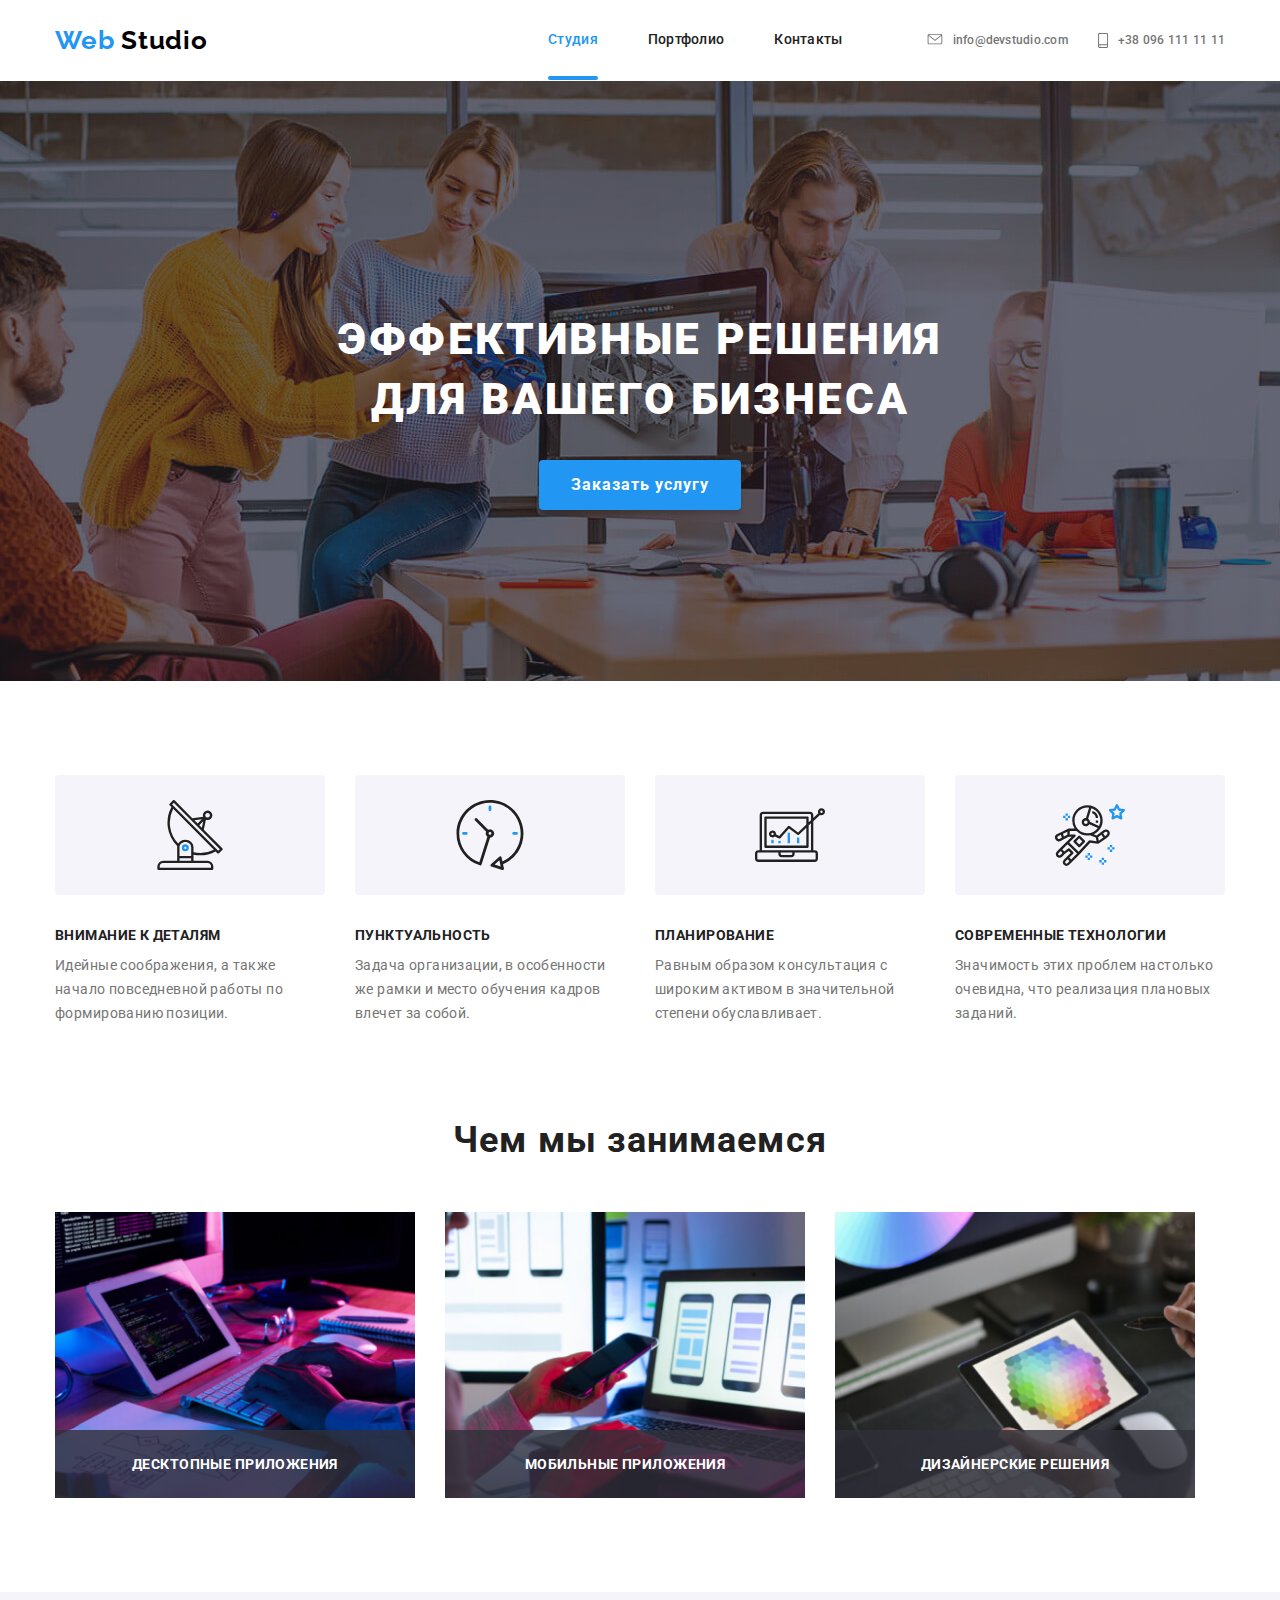
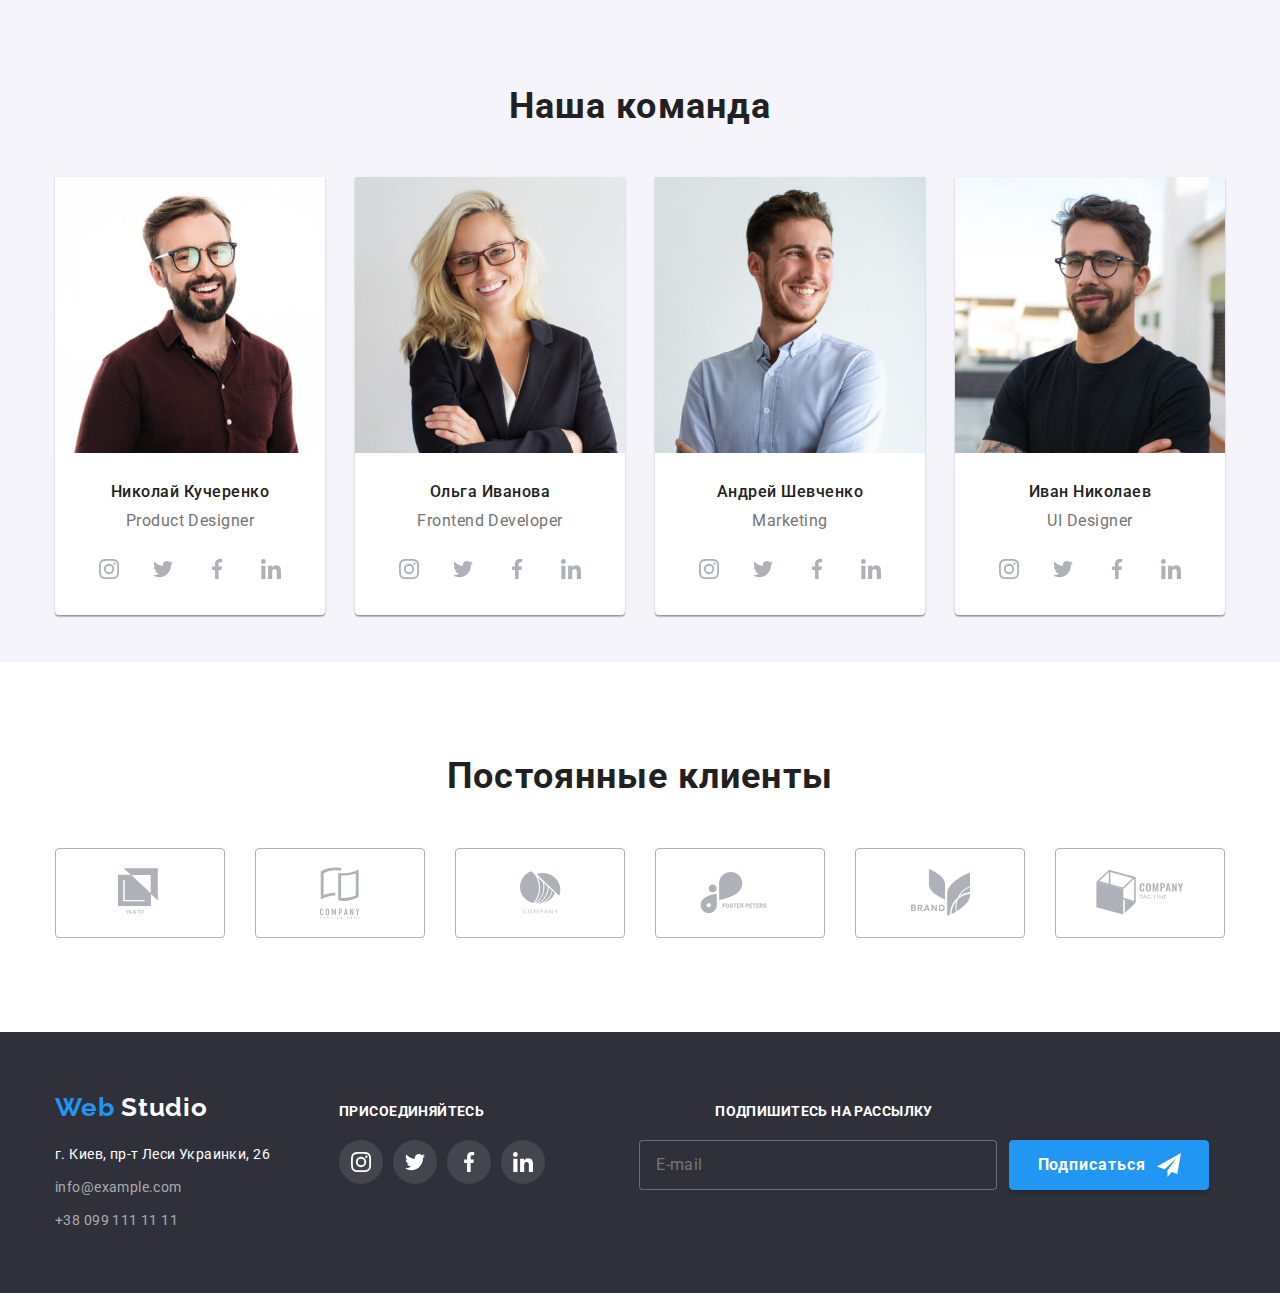
<file: index.html>
<!DOCTYPE html>
<html lang="ru">
  <head>
    <meta charset="UTF-8" />
    <meta name="viewport" content="width=device-width, initial-scale=1.0" />
    <title>Web Studio</title>
    <link
      rel="stylesheet"
      href="https://cdnjs.cloudflare.com/ajax/libs/animate.css/4.0.0/animate.min.css"
    />
    <link
      href="https://fonts.googleapis.com/css2?family=Raleway:wght@700&family=Roboto:wght@400;500;700;900&display=swap"
      rel="stylesheet"
    />
    <link rel="stylesheet" href="./css/main.min.css" />
  </head>
  <body>
    <!-- Шапка -->
    <header class="page-header">
      <div class="container">
        <a class="logo link" href="" lang="en"
          ><span class="logo-item">Web</span> Studio</a
        >
        <button
          type="button"
          class="menu-btn"
          aria-expanded="false"
          aria-controls="menu-wrapper"
          data-menu-button
        >
          <svg width="40" height="40">
            <use
              class="icon-burger"
              href="./images/sprite.svg#icon-menu_40px"
            ></use>
            <use
              class="icon-close"
              href="./images/sprite.svg#icon-close_40px"
            ></use>
          </svg>
        </button>
        <div class="menu-wrapper" data-menu>
          <nav class="main-navigation">
            <ul class="navigation-list list">
              <li class="navigation-list-item">
                <a href="./index.html" class="navigation-list-link link current"
                  >Студия</a
                >
              </li>
              <li class="navigation-list-item">
                <a href="./portfolio.html" class="navigation-list-link link"
                  >Портфолио</a
                >
              </li>
              <li class="navigation-list-item">
                <a href="" class="navigation-list-link link">Контакты</a>
              </li>
            </ul>
          </nav>
          <ul class="contacts-list list">
            <li class="contacts-list-item">
              <a
                href="mailto:info@devstudio.com"
                class="contacts-link link"
                lang="en"
              >
                <svg class="contacts-list-icon" width="16" height="11">
                  <use href="./images/sprite.svg#icon-envelope"></use>
                </svg>
                info@devstudio.com
              </a>
            </li>
            <li class="contacts-list-item">
              <a href="tel:+380961111111" class="contacts-link link">
                <svg class="contacts-list-icon" width="10" height="15">
                  <use href="./images/sprite.svg#icon-smartphone"></use>
                </svg>
                +38 096 111 11 11</a
              >
            </li>
          </ul>
        </div>
      </div>
    </header>
    <main>
      <!-- Герой -->
      <div class="hero-container">
        <section class="hero-section">
          <h1 class="hero-title">
            Эффективные решения <br />
            для вашего бизнеса
          </h1>
          <button data-modal-open type="button" class="hero-modal-btn">Заказать услугу</button>
          </div>
        </section>
      </div>

      <!-- Преимущества -->
      <section class="advantages-section">
        <div class="container">
          <h2 hidden>Преимущества</h2>
          <ul class="advantages-list list">
            <li class="advantages-list-item">
              <svg aria-label="Спутниковая тарелка" class="icon-advantage">
                <use href="./images/sprite.svg#icon-advantage-1"></use>
              </svg>
              <h3 class="advantages-list-name">Внимание к деталям</h3>
              <p class="advantages-list-description">
                Идейные соображения, а также начало повседневной работы по
                формированию позиции.
              </p>
            </li>
            <li class="advantages-list-item">
              <svg aria-label="Часы" class="icon-advantage">
                <use href="./images/sprite.svg#icon-advantage-2"></use>
              </svg>
              <h3 class="advantages-list-name">Пунктуальность</h3>
              <p class="advantages-list-description">
                Задача организации, в особенности же рамки и место обучения
                кадров влечет за собой.
              </p>
            </li>
            <li class="advantages-list-item">
              <svg aria-label="Диаграмма" class="icon-advantage">
                <use href="./images/sprite.svg#icon-advantage-3"></use>
              </svg>
              <h3 class="advantages-list-name">Планирование</h3>
              <p class="advantages-list-description">
                Равным образом консультация с широким активом в значительной
                степени обуславливает.
              </p>
            </li>
            <li class="advantages-list-item">
              <svg aria-label="Космонавт" class="icon-advantage">
                <use href="./images/sprite.svg#icon-advantage-4"></use>
              </svg>
              <h3 class="advantages-list-name">Современные технологии</h3>
              <p class="advantages-list-description">
                Значимость этих проблем настолько очевидна, что реализация
                плановых заданий.
              </p>
            </li>
          </ul>
        </div>
      </section>

      <!-- Примеры работ -->
      <section class="examples-section">
        <div class="container">
          <h2 class="title">Чем мы занимаемся</h2>

          <ul class="examples-list list">
            <li class="examples-list-item">
              <img
                class="examples-list-img"
                srcset="./images/work-examples/desktop-example-1.jpg 1x, ./images/work-examples/desktop-example-1@2x.jpg 2x"
                src="./images/work-examples/desktop-example-1.jpg"
                alt="Ноутбук"
                width="370"
                height="294"
              />
              <b class="examples-list-name">Десктопные приложения</b>
            </li>
            <li class="examples-list-item">
              <img
                class="examples-list-img"
                srcset="./images/work-examples/desktop-example-2.jpg 1x, ./images/work-examples/desktop-example-2@2x.jpg 2x"
                src="./images/work-examples/desktop-example-2.jpg"
                alt="Смартфон"
                width="370"
                height="294"
              />
              <b class="examples-list-name">Мобильные приложения</b>
            </li>
            <li class="examples-list-item">
              <img
                class="examples-list-img"
                srcset="./images/work-examples/desktop-example-3.jpg 1x, ./images/work-examples/desktop-example-3@2x.jpg 2x"
                src="./images/work-examples/desktop-example-3.jpg"
                alt="Екран монитора"
                width="370"
                height="294"
              />
              <b class="examples-list-name">Дизайнерские решения</b>
            </li>
          </ul>
        </div>
      </section>

      <!-- Команда -->
      <section class="team-section">
        <div class="container">
          <h2 class="title">Наша команда</h2>

          <ul class="team-list list">
            <li class="team-list-item">
              <picture>
                <source srcset="./images/team/desktop-teamer-1.jpg 1x, ./images/team/desktop-teamer-1@2x.jpg 2x" media="(min-width:1200px)" type="jpg">
                <source srcset="./images/team/tablet-teamer-1.jpg 1x, ./images/team/tablet-teamer-1@2x.jpg 2x" media="(min-width:768px)" type="jpg">
                <source srcset="./images/team/mobile-teamer-1.jpg 1x, ./images/team/mobile-teamer-1@2x.jpg 2x" media="(min-width:480px)" type="jpg">
                <img class="team-list-img" src="./images/team/mobile-teamer-1.jpg" alt="Член команды" width="270" height="260" />
              </picture>
              <h3 class="team-list-name">Николай Кучеренко</h3>
              <b class="team-list-position">Product Designer</b>
              <ul class="social-list list">
                <li class="social-list-item">
                  <a
                    href=""
                    class="social-list-link" 
                    aria-label="Иконка Инстаграм">
                    <svg class="social-list-icon">
                      <use href="./images/sprite.svg#icon-instagram"></use>
                    </svg>
                </a>
                </li>
                <li class="social-list-item">
                  <a
                    href=""
                    class="social-list-link"
                    aria-label="Иконка Твиттер"
                    >
                    <svg class="social-list-icon">
                      <use href="./images/sprite.svg#icon-twitter"></use>
                    </svg>
                  </a>
                </li>
                <li class="social-list-item">
                  <a
                    href=""
                    class="social-list-link"
                    aria-label="Иконка Фейсбук"
                    >
                    <svg class="social-list-icon">
                      <use href="./images/sprite.svg#icon-facebook"></use>
                    </svg>
                  </a>
                </li>
                <li class="social-list-item">
                  <a
                    href=""
                    class="social-list-link"
                    aria-label="Иконка ЛинкдИн"
                    >
                    <svg class="social-list-icon">
                      <use href="./images/sprite.svg#icon-linkedin"></use>
                    </svg>
                  </a>
                </li>
              </ul>
            </li>

            <li class="team-list-item">
              <picture>
                <source srcset="./images/team/desktop-teamer-2.jpg 1x, ./images/team/desktop-teamer-2@2x.jpg 2x"
                  media="(min-width:1200px)" type="jpg">
                <source srcset="./images/team/tablet-teamer-2.jpg 1x, ./images/team/tablet-teamer-2@2x.jpg 2x" media="(min-width:768px)"
                  type="jpg">
                <source srcset="./images/team/mobile-teamer-2.jpg 1x, ./images/team/mobile-teamer-2@2x.jpg 2x" media="(min-width:480px)"
                  type="jpg">
                  <img class="team-list-img" src="./images/team/mobile-teamer-2.jpg" alt="Член команды" width="270" height="260" />
              </picture>
              <h3 class="team-list-name">Ольга Иванова</h3>
              <b class="team-list-position">Frontend Developer</b>
              <ul class="social-list list">
                <li class="social-list-item">
                  <a
                    href=""
                    class="social-list-link" 
                    aria-label="Иконка Инстаграм">
                    <svg class="social-list-icon">
                      <use href="./images/sprite.svg#icon-instagram"></use>
                    </svg>
                </a>
                </li>
                <li class="social-list-item">
                  <a
                    href=""
                    class="social-list-link"
                    aria-label="Иконка Твиттер"
                    >
                    <svg class="social-list-icon">
                      <use href="./images/sprite.svg#icon-twitter"></use>
                    </svg>
                  </a>
                </li>
                <li class="social-list-item">
                  <a
                    href=""
                    class="social-list-link"
                    aria-label="Иконка Фейсбук"
                    >
                    <svg class="social-list-icon">
                      <use href="./images/sprite.svg#icon-facebook"></use>
                    </svg>
                  </a>
                </li>
                <li class="social-list-item">
                  <a
                    href=""
                    class="social-list-link"
                    aria-label="Иконка ЛинкдИн"
                    >
                    <svg class="social-list-icon">
                      <use href="./images/sprite.svg#icon-linkedin"></use>
                    </svg>
                  </a>
                </li>
              </ul>
            </li>

            <li class="team-list-item">
              <picture>
                <source srcset="./images/team/desktop-teamer-3.jpg 1x, ./images/team/desktop-teamer-3@2x.jpg 2x"
                  media="(min-width:1200px)" type="jpg">
                <source srcset="./images/team/tablet-teamer-3.jpg 1x, ./images/team/tablet-teamer-3@2x.jpg 2x" media="(min-width:768px)"
                  type="jpg">
                <source srcset="./images/team/mobile-teamer-3.jpg 1x, ./images/team/mobile-teamer-3@2x.jpg 2x" media="(min-width:480px)"
                  type="jpg">
                  <img class="team-list-img" src="./images/team/mobile-teamer-3.jpg" alt="Член команды" width="270" height="260" />
              </picture>
              <h3 class="team-list-name">Андрей Шевченко</h3>
              <b class="team-list-position">Marketing</b>
              <ul class="social-list list">
                <li class="social-list-item">
                  <a
                    href=""
                    class="social-list-link" 
                    aria-label="Иконка Инстаграм">
                    <svg class="social-list-icon">
                      <use href="./images/sprite.svg#icon-instagram"></use>
                    </svg>
                </a>
                </li>
                <li class="social-list-item">
                  <a
                    href=""
                    class="social-list-link"
                    aria-label="Иконка Твиттер"
                    >
                    <svg class="social-list-icon">
                      <use href="./images/sprite.svg#icon-twitter"></use>
                    </svg>
                  </a>
                </li>
                <li class="social-list-item">
                  <a
                    href=""
                    class="social-list-link"
                    aria-label="Иконка Фейсбук"
                    >
                    <svg class="social-list-icon">
                      <use href="./images/sprite.svg#icon-facebook"></use>
                    </svg>
                  </a>
                </li>
                <li class="social-list-item">
                  <a
                    href=""
                    class="social-list-link"
                    aria-label="Иконка ЛинкдИн"
                    >
                    <svg class="social-list-icon">
                      <use href="./images/sprite.svg#icon-linkedin"></use>
                    </svg>
                  </a>
                </li>
              </ul>
            </li>

            <li class="team-list-item">
              <picture>
                <source srcset="./images/team/desktop-teamer-4.jpg 1x, ./images/team/desktop-teamer-4@2x.jpg 2x"
                  media="(min-width:1200px)" type="jpg">
                <source srcset="./images/tablet-teamer-4.jpg 1x, ./images/team/tablet-teamer-4@2x.jpg 2x" media="(min-width:768px)"
                  type="jpg">
                <source srcset="./images/team/mobile-teamer-4.jpg 1x, ./images/team/mobile-teamer-4@2x.jpg 2x" media="(min-width:480px)"
                  type="jpg">
                  <img class="team-list-img" src="./images/team/mobile-teamer-4.jpg" alt="Член команды" width="270" height="260" />
              </picture>
              <h3 class="team-list-name">Иван Николаев</h3>
              <b class="team-list-position">UI Designer</b>
              <ul class="social-list list">
                <li class="social-list-item">
                  <a
                    href=""
                    class="social-list-link" 
                    aria-label="Иконка Инстаграм">
                    <svg class="social-list-icon">
                      <use href="./images/sprite.svg#icon-instagram"></use>
                    </svg>
                </a>
                </li>
                <li class="social-list-item">
                  <a
                    href=""
                    class="social-list-link"
                    aria-label="Иконка Твиттер"
                    >
                    <svg class="social-list-icon">
                      <use href="./images/sprite.svg#icon-twitter"></use>
                    </svg>
                  </a>
                </li>
                <li class="social-list-item">
                  <a
                    href=""
                    class="social-list-link"
                    aria-label="Иконка Фейсбук"
                    >
                    <svg class="social-list-icon">
                      <use href="./images/sprite.svg#icon-facebook"></use>
                    </svg>
                  </a>
                </li>
                <li class="social-list-item">
                  <a
                    href=""
                    class="social-list-link"
                    aria-label="Иконка ЛинкдИн"
                    >
                    <svg class="social-list-icon">
                      <use href="./images/sprite.svg#icon-linkedin"></use>
                    </svg>
                  </a>
                </li>
              </ul>
            </li>
          </ul>
        </div>
      </section>

      <!-- Клиенты -->
      <section class="clients-section">
        <div class="container">
          <h2 class="title">Постоянные клиенты</h2>

          <ul class="clients-list list">
            <li class="clients-list-item">
              <a href="" class="clients-list-link" aria-label="Логотип первого клиента">
              <svg class="clients-list-icon" width="44" height="49">
                <use href="./images/sprite.svg#icon-client-1"></use>
              </svg>
            </a>
            </li>
            <li class="clients-list-item">
              <a href="" class="clients-list-link" aria-label="Логотип второго клиента"
                ><svg class="clients-list-icon" width="40" height="52">
                  <use href="./images/sprite.svg#icon-client-2"></use>
                </svg>
              </a>
            </li>
            <li class="clients-list-item">
              <a href="" class="clients-list-link" aria-label="Логотип третьего клиента"
                >
                <svg class="clients-list-icon" width="41" height="43">
                  <use href="./images/sprite.svg#icon-client-3"></use>
                </svg>
              </a>
            </li>
            <li class="clients-list-item">
              <a href="" class="clients-list-link" aria-label="Логотип четвертого клиента"
                >
                <svg class="clients-list-icon" width="80" height="42">
                  <use href="./images/sprite.svg#icon-client-4"></use>
                </svg>
              </a>
            </li>
            <li class="clients-list-item">
              <a href="" class="clients-list-link" aria-label="Логотип пятого клиента"
                >
                <svg class="clients-list-icon" width="59" height="47">
                  <use href="./images/sprite.svg#icon-client-5"></use>
                </svg>
              </a>
            </li>
            <li class="clients-list-item">
              <a href="" class="clients-list-link" aria-label="Логотип шестого клиента"
                >
                <svg class="clients-list-icon" width="88" height="45">
                  <use href="./images/sprite.svg#icon-client-6"></use>
                </svg>
              </a>
            </li>
          </ul>
        </div>
      </section>
    </main>

    <!-- Футер -->
    <footer class="footer">
      <div class="container">
        <div class="footer-contacts">
          <a class="footer-logo link" href="./index.html" lang="en"
            ><span class="footer-logo-item">Web</span> Studio</a
          >
          <address class="address">
            <p class="footer-address">г. Киев, пр-т Леси Украинки, 26</p>
            <div class="footer-mail">
              <a href="" class="footer-contacts-link link" lang="en"
                >info@example.com</a
              >
            </div>
            <div class="footer-tel">
              <a href="" class="footer-contacts-link link">+38 099 111 11 11</a>
            </div>
          </address>
        </div>

        <div class="footer-join-us">
          <b class="footer-contacts-title">присоединяйтесь</b>
          <ul class="footer-social-links-list list">
            <li class="footer-social-links-list-item">
              <a
                href=""
                class="footer-social-list-link"
                aria-label="Иконка Инстаграм">
                <svg class="footer-social-list-icon">
                  <use href="./images/sprite.svg#icon-instagram"></use>
                </svg>
              </a>
            </li>
            <li class="footer-social-links-list-item">
              <a
                href=""
                class="footer-social-list-link"
                aria-label="Иконка Твиттер"> 
                <svg class="footer-social-list-icon">
                  <use href="./images/sprite.svg#icon-twitter"></use>
                </svg>
              </a>
            </li>
            <li class="footer-social-links-list-item">
              <a
                href=""
                class="footer-social-list-link"
                aria-label="Иконка Фейсбук"
                >
                <svg class="footer-social-list-icon">
                  <use href="./images/sprite.svg#icon-facebook"></use>
                </svg>
              </a>
            </li>
            <li class="footer-social-links-list-item">
              <a
                href=""
                class="footer-social-list-link"
                aria-label="Иконка ЛинкдИн">
                <svg class="footer-social-list-icon">
                  <use href="./images/sprite.svg#icon-linkedin"></use>
                </svg>
            </a>
            </li>
          </ul>
        </div>

        <div class="footer-subscription">
          <form action="#" class="footer-submit-button">
            <div class="footer-submit-button-container">
              <b class="footer-contacts-title">Подпишитесь на рассылку</b>
              <input type="email" value="" name="user-email" id="user-email" class="footer-submit-mail" placeholder="E-mail" />
            </div>
              
              <button type="submit" class="footer-subscription-btn">
                <p class="footer-subscription-btn-desc">Подписаться</p> 
                <svg class="footer-btn-icon" width="24" height="24">
                  <use href="./images/sprite.svg#icon-icon-send"></use>
                </svg>
              </button>
            </div>
          </form>

        </div>
      </div>
    </footer>

    <!--Модальное окно-->
    <div data-modal class="backdrop is-hidden">
    <div class="modal-form-wrapper">
      <button data-modal-close type="button" class="modal-close-btn">
        <svg class="modal-close-btn-svg">
          <use href="./images/sprite.svg#icon-close-black"></use>
        </svg>
      </button>
      
      <form action="#" class="modal-form">
        <h2 class="modal-form-title">Оставьте свои данные, мы вам перезвоним</h2>
        <div class="modal-form-input-wrapper">
          <input type="text" name="user-name" id="user-modal-name" class="modal-form-input" placeholder=" " required="">
          <label for="user-modal-name" class="modal-form-label">Имя</label>
            <svg class="modal-form-svg"> 
              <use href="./images/sprite.svg#icon-person-black"></use>
            </svg>
        </div>
     
        <div class="modal-form-input-wrapper">
          <input type="tel" name="user-tel" id="user-modal-tel" class="modal-form-input" placeholder=" " required="">
          <label for="user-modal-tel" class="modal-form-label">Телефон</label>
            <svg class="modal-form-svg"> 
              <use href="./images/sprite.svg#icon-phone-black"></use>
            </svg>
        </div>
      
        <div class="modal-form-input-wrapper">
          <input type="email" name="user-email" id="user-modal-email" class="modal-form-input" placeholder=" " required="">
          <label for="user-modal-email" class="modal-form-label">Почта</label>  
            <svg class="modal-form-svg"> 
              <use href="./images/sprite.svg#icon-email-black"></use>
            </svg>
        </div>
      
        <div class="modal-form-message">
          <textarea name="user-modal-message" class="modal-form-input text" placeholder=" "></textarea>
          <label for="user-modal-message" class="modal-form-label form-message">Комментарий</label> 
        </div>

        <div class="modal-form-option"></div>

        <label class="modal-form-option-label">
          <input type="checkbox" name="policy" value="accept-policy" class="modal-form-checkbox">
          <span class="modal-form-custom-checkbox"></span>
          <span class="modal-form-option-span">Соглашаюсь с рассылкой и принимаю <a href="#">Условия договора</a></span>
        </label>
      
        <button type="submit" class="modal-form-btn">Отправить</button>
      </form>
    </div>
    </div>

   
    <script src="./js/modal.js"></script>
  <script src="./js/menu.js"></script> </body>
</html>
</file>
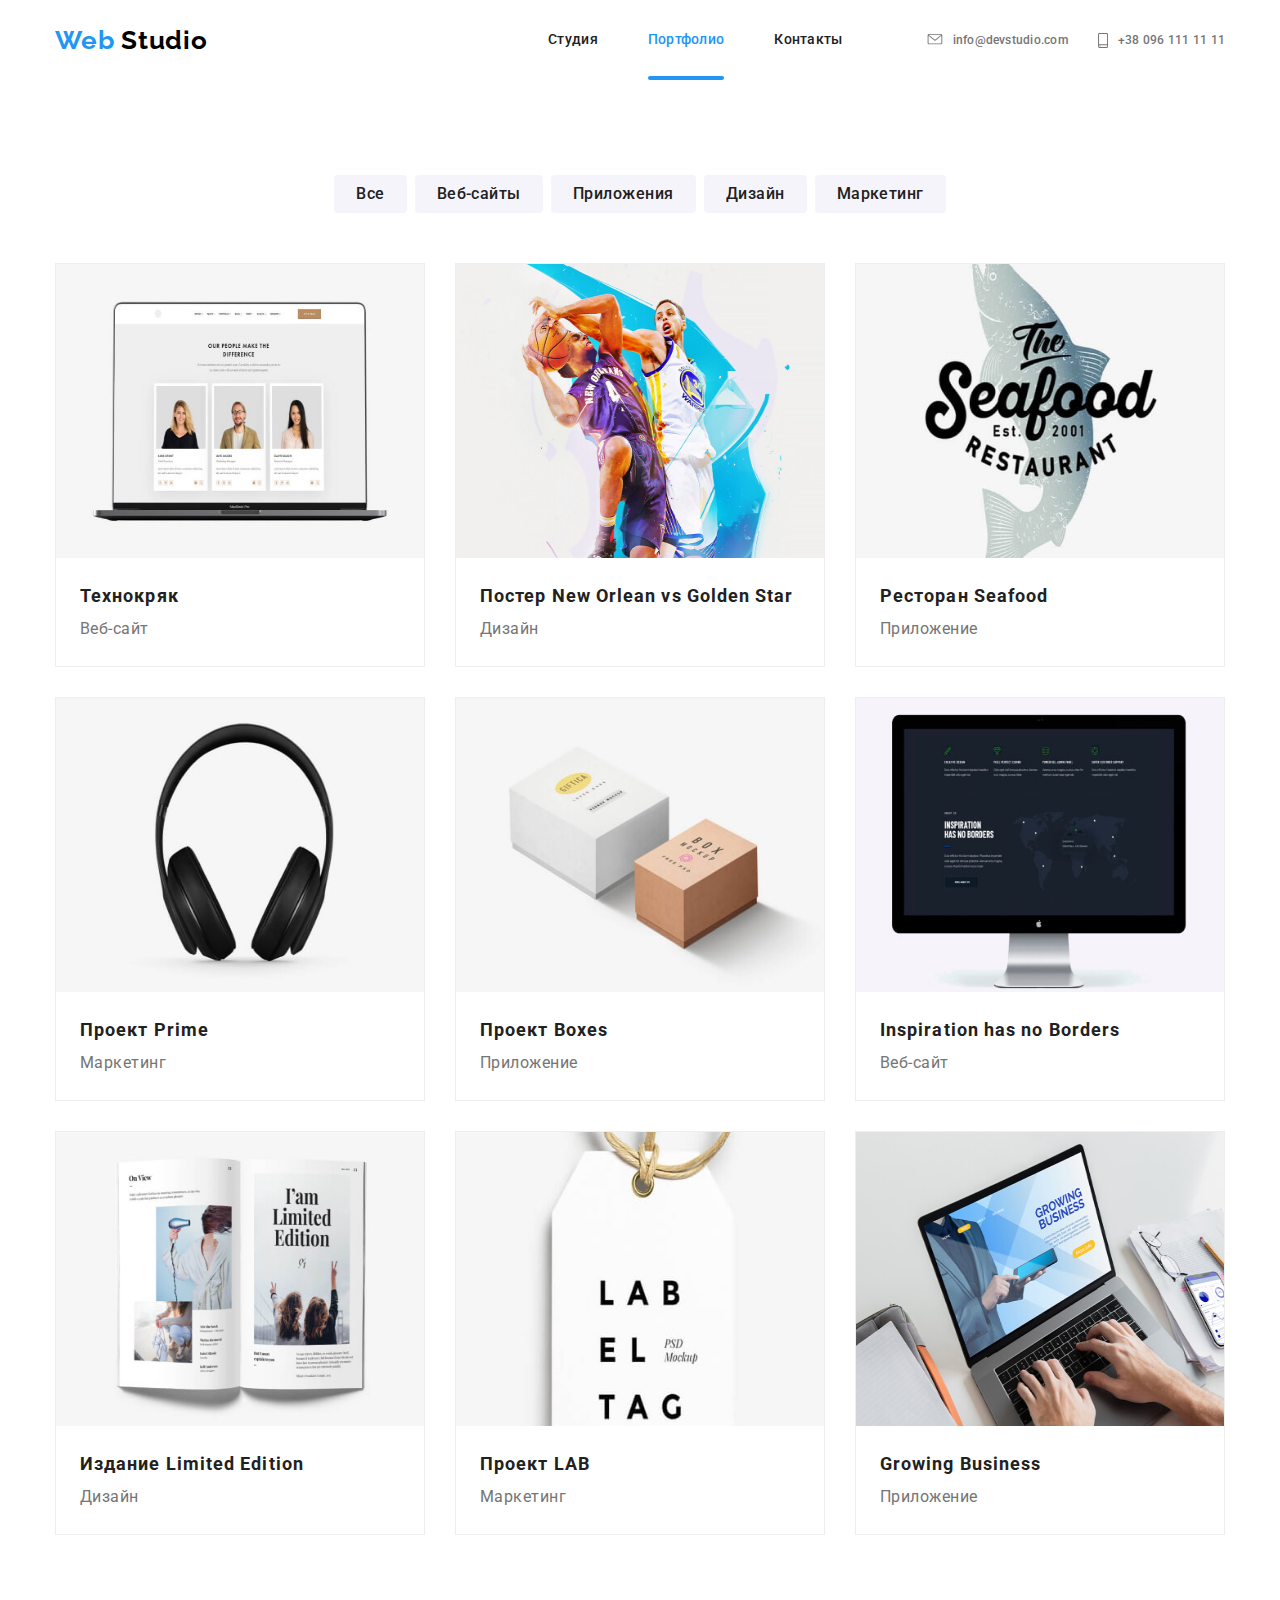
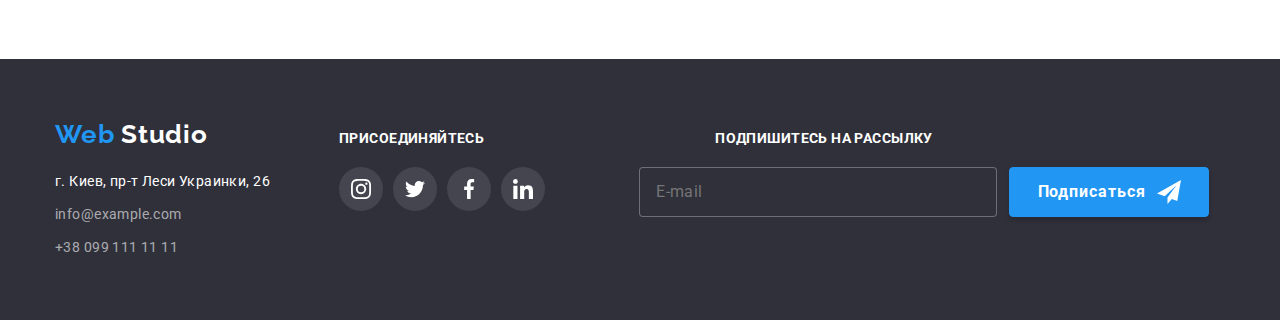
<file: portfolio.html>
<!DOCTYPE html>
<html lang="ru">
  <head>
    <meta charset="UTF-8" />
    <meta name="viewport" content="width=device-width, initial-scale=1.0" />
    <title>Web Studio</title>
    <link
      href="https://fonts.googleapis.com/css2?family=Raleway:wght@700&family=Roboto:wght@400;500;700&display=swap"
      rel="stylesheet"
    />
    <link rel="stylesheet" href="./css/portfolio.css"/>
  </head>
  <body>
    <!-- Шапка -->
    <header class="page-header">
      <div class="container">
        <a class="logo link" href="" lang="en"
          ><span class="logo-item">Web</span> Studio</a
        >
        <button
          type="button"
          class="menu-btn"
          aria-expanded="false"
          aria-controls="menu-wrapper"
          data-menu-button
        >
          <svg width="40" height="40">
            <use
              class="icon-burger"
              href="./images/sprite.svg#icon-menu_40px"
            ></use>
            <use
              class="icon-close"
              href="./images/sprite.svg#icon-close_40px"
            ></use>
          </svg>
        </button>
        <div class="menu-wrapper" data-menu>
          <nav class="main-navigation">
            <ul class="navigation-list list">
              <li class="navigation-list-item">
                <a href="./index.html" class="navigation-list-link link"
                  >Студия</a
                >
              </li>
              <li class="navigation-list-item">
                <a href="./portfolio.html" class="navigation-list-link link current"
                  >Портфолио</a
                >
              </li>
              <li class="navigation-list-item">
                <a href="" class="navigation-list-link link">Контакты</a>
              </li>
            </ul>
          </nav>
          <ul class="contacts-list list">
            <li class="contacts-list-item">
              <a
                href="mailto:info@devstudio.com"
                class="contacts-link link"
                lang="en"
              >
                <svg class="contacts-list-icon" width="16" height="11">
                  <use href="./images/sprite.svg#icon-envelope"></use>
                </svg>
                info@devstudio.com
              </a>
            </li>
            <li class="contacts-list-item">
              <a href="tel:+380961111111" class="contacts-link link">
                <svg class="contacts-list-icon" width="10" height="15">
                  <use href="./images/sprite.svg#icon-smartphone"></use>
                </svg>
                +38 096 111 11 11</a
              >
            </li>
          </ul>
        </div>
      </div>
    </header>
    <main>
      <!--Портфолио-->
      <section class="portfolio-section">
        <div class="container">
          <h1 hidden>Портфолио</h1>

          <ul class="portfolio-filter-list list">
            <li class="portfolio-filter-item">
              <button type="radio" class="portfolio-filter-btn">Все</button>
            </li>
            <li class="portfolio-filter-item">
              <button type="radio" class="portfolio-filter-btn">
                Веб-сайты
              </button>
            </li>
            <li class="portfolio-filter-item">
              <button type="radio" class="portfolio-filter-btn">
                Приложения
              </button>
            </li>
            <li class="portfolio-filter-item">
              <button type="radio" class="portfolio-filter-btn">Дизайн</button>
            </li>
            <li class="portfolio-filter-item">
              <button type="radio" class="portfolio-filter-btn">
                Маркетинг
              </button>
            </li>
          </ul>

          <ul class="portfolio-list list">
            <li class="portfolio-item">
              <a href="" class="portfolio-link link">
                <div class="portfolio-img-wrapper"> 
                <picture>
                  <source srcset="./images/portfolio/desktop-portfolio-1.jpg 1x, ./images/portfolio/desktop-portfolio-1@2x.jpg 2x"
                    media="(min-width:1200px)" type="jpg">
                  <source srcset="./images/portfolio/tablet-portfolio-1.jpg 1x, ./images/portfolio/tablet-portfolio-1@2x.jpg 2x"
                    media="(min-width:768px)" type="jpg">
                  <source srcset="./images/portfolio/mobile-portfolio-1.jpg 1x, ./images/portfolio/mobile-portfolio-1@2x.jpg 2x"
                    media="(min-width:480px)" type="jpg">
                    <img class="portfolio-img" src="./images/portfolio/mobile-portfolio-1.jpg" alt="" height="294" />
                </picture>
                <p class="portfolio-item-description">
                  Технокряк это современная площадка распространения
                  коронавируса. Компании используют эту платформу для цифрового
                  шпионажа и атак на защищённые сервера конкурентов
                </p>
                </div>
                <div class="portfolio-name-list">
                  <b class="portfolio-name">Технокряк</b>
                  <p class="portfolio-name-item">Веб-сайт</p>
                </div>
              </a>
            </li>
            <li class="portfolio-item">
              <a href="" class="portfolio-link link">
                <div class="portfolio-img-wrapper"> 
                <picture>
                  <source srcset="./images/portfolio/desktop-portfolio-2.jpg 1x, ./images/portfolio/desktop-portfolio-2@2x.jpg 2x"
                    media="(min-width:1200px)" type="jpg">
                  <source srcset="./images/portfolio/tablet-portfolio-2.jpg 1x, ./images/portfolio/tablet-portfolio-2@2x.jpg 2x"
                    media="(min-width:768px)" type="jpg">
                  <source srcset="./images/portfolio/mobile-portfolio-2.jpg 1x, ./images/portfolio/mobile-portfolio-2@2x.jpg 2x"
                    media="(min-width:480px)" type="jpg">
                  <img class="portfolio-img" src="./images/portfolio/mobile-portfolio-2.jpg" alt="" height="294" />
                </picture>
                    <p class="portfolio-item-description">
                  Технокряк это современная площадка распространения
                  коронавируса. Компании используют эту платформу для цифрового
                  шпионажа и атак на защищённые сервера конкурентов
                </p>
                </div>
                <div class="portfolio-name-list">
                  <b class="portfolio-name">Постер New Orlean vs Golden Star</b>
                  <p class="portfolio-name-item">Дизайн</p>
                </div>
              </a>
            </li>
            <li class="portfolio-item">
              <a href="" class="portfolio-link link">
                <div class="portfolio-img-wrapper">
                <picture>
                  <source srcset="./images/portfolio/desktop-portfolio-3.jpg 1x, ./images/portfolio/desktop-portfolio-3@2x.jpg 2x"
                    media="(min-width:1200px)" type="jpg">
                  <source srcset="./images/portfolio/tablet-portfolio-3.jpg 1x, ./images/portfolio/tablet-portfolio-3@2x.jpg 2x"
                    media="(min-width:768px)" type="jpg">
                  <source srcset="./images/portfolio/mobile-portfolio-3.jpg 1x, ./images/portfolio/mobile-portfolio-3@2x.jpg 2x"
                    media="(min-width:480px)" type="jpg">
                  <img class="portfolio-img" src="./images/portfolio/mobile-portfolio-3.jpg" alt="" height="294" />
               </picture>
                  <p class="portfolio-item-description">
                  Технокряк это современная площадка распространения
                  коронавируса. Компании используют эту платформу для цифрового
                  шпионажа и атак на защищённые сервера конкурентов
                </p>
                </div> 
                <div class="portfolio-name-list">
                  <b class="portfolio-name">Ресторан Seafood</b>
                  <p class="portfolio-name-item">Приложение</p>
                </div>
              </a>
            </li>
            <li class="portfolio-item">
              <a href="" class="portfolio-link link">
                <div class="portfolio-img-wrapper"> 
                <picture>
                  <source srcset="./images/portfolio/desktop-portfolio-4.jpg 1x, ./images/portfolio/desktop-portfolio-4@2x.jpg 2x"
                    media="(min-width:1200px)" type="jpg">
                  <source srcset="./images/portfolio/tablet-portfolio-4.jpg 1x, ./images/portfolio/tablet-portfolio-4@2x.jpg 2x"
                    media="(min-width:768px)" type="jpg">
                  <source srcset="./images/portfolio/mobile-portfolio-4.jpg 1x, ./images/portfolio/mobile-portfolio-4@2x.jpg 2x"
                    media="(min-width:480px)" type="jpg">
                  <img class="portfolio-img" src="./images/portfolio/mobile-portfolio-4.jpg" alt="" height="294" />
                </picture>
                <p class="portfolio-item-description">
                  Технокряк это современная площадка распространения
                  коронавируса. Компании используют эту платформу для цифрового
                  шпионажа и атак на защищённые сервера конкурентов
                </p>
                </div>
                <div class="portfolio-name-list">
                  <b class="portfolio-name">Проект Prime</b>
                  <p class="portfolio-name-item">Маркетинг</p>
                </div>
                </a>
            </li>
            <li class="portfolio-item">
              <a href="" class="portfolio-link link">
                <div class="portfolio-img-wrapper"> 
                <picture>
                  <source srcset="./images/portfolio/desktop-portfolio-5.jpg 1x, ./images/portfolio/desktop-portfolio-5@2x.jpg 2x"
                    media="(min-width:1200px)" type="jpg">
                  <source srcset="./images/portfolio/tablet-portfolio-5.jpg 1x, ./images/portfolio/tablet-portfolio-5@2x.jpg 2x"
                    media="(min-width:768px)" type="jpg">
                  <source srcset="./images/portfolio/mobile-portfolio-5.jpg 1x, ./images/portfolio/mobile-portfolio-5@2x.jpg 2x"
                    media="(min-width:480px)" type="jpg">
                  <img class="portfolio-img" src="./images/portfolio/mobile-portfolio-5.jpg" alt="" height="294" />
                </picture>
                <p class="portfolio-item-description">
                  Технокряк это современная площадка распространения
                  коронавируса. Компании используют эту платформу для цифрового
                  шпионажа и атак на защищённые сервера конкурентов
                </p>
                </div>
                <div class="portfolio-name-list">
                  <b class="portfolio-name">Проект Boxes</b>
                  <p class="portfolio-name-item">Приложение</p>
                </div>
              </a>
            </li>
            <li class="portfolio-item">
              <a href="" class="portfolio-link link">
                <div class="portfolio-img-wrapper"> 
                <picture>
                  <source srcset="./images/portfolio/desktop-portfolio-6.jpg 1x, ./images/portfolio/desktop-portfolio-6@2x.jpg 2x"
                    media="(min-width:1200px)" type="jpg">
                  <source srcset="./images/portfolio/tablet-portfolio-6.jpg 1x, ./images/portfolio/tablet-portfolio-6@2x.jpg 2x"
                    media="(min-width:768px)" type="jpg">
                  <source srcset="./images/portfolio/mobile-portfolio-6.jpg 1x, ./images/portfolio/mobile-portfolio-6@2x.jpg 2x"
                    media="(min-width:480px)" type="jpg">
                  <img class="portfolio-img" src="./images/portfolio/mobile-portfolio-6.jpg" alt="" height="294" />
                </picture>
                <p class="portfolio-item-description">
                  Технокряк это современная площадка распространения
                  коронавируса. Компании используют эту платформу для цифрового
                  шпионажа и атак на защищённые сервера конкурентов
                </p>
                </div>
                <div class="portfolio-name-list">
                  <b class="portfolio-name">Inspiration has no Borders</b>
                  <p class="portfolio-name-item">Веб-сайт</p>
                </div>
              </a>
            </li>
            <li class="portfolio-item">
              <a href="" class="portfolio-link link">
                <div class="portfolio-img-wrapper"> 
                <picture>
                  <source srcset="./images/portfolio/desktop-portfolio-7.jpg 1x, ./images/portfolio/desktop-portfolio-7@2x.jpg 2x"
                    media="(min-width:1200px)" type="jpg">
                  <source srcset="./images/portfolio/tablet-portfolio-7.jpg 1x, ./images/portfolio/tablet-portfolio-7@2x.jpg 2x"
                    media="(min-width:768px)" type="jpg">
                  <source srcset="./images/portfolio/mobile-portfolio-7.jpg 1x, ./images/portfolio/mobile-portfolio-7@2x.jpg 2x"
                    media="(min-width:480px)" type="jpg">
                  <img class="portfolio-img" src="./images/portfolio/mobile-portfolio-7.jpg" alt="" height="294" />
                </picture>

                <p class="portfolio-item-description">
                  Технокряк это современная площадка распространения
                  коронавируса. Компании используют эту платформу для цифрового
                  шпионажа и атак на защищённые сервера конкурентов
                </p>
                </div>
                <div class="portfolio-name-list">
                  <b class="portfolio-name">Издание Limited Edition</b>
                  <p class="portfolio-name-item">Дизайн</p>
                </div>
              </a>
            </li>
            <li class="portfolio-item">
              <a href="" class="portfolio-link link">
                <div class="portfolio-img-wrapper"> 
                <picture>
                  <source srcset="./images/portfolio/desktop-portfolio-8.jpg 1x, ./images/portfolio/desktop-portfolio-8@2x.jpg 2x"
                    media="(min-width:1200px)" type="jpg">
                  <source srcset="./images/portfolio/tablet-portfolio-8.jpg 1x, ./images/portfolio/tablet-portfolio-8@2x.jpg 2x"
                    media="(min-width:768px)" type="jpg">
                  <source srcset="./images/portfolio/mobile-portfolio-8.jpg 1x, ./images/portfolio/mobile-portfolio-8@2x.jpg 2x"
                    media="(min-width:480px)" type="jpg">
                  <img class="portfolio-img" src="./images/portfolio/mobile-portfolio-8.jpg" alt="" height="294">
                  </picture>
                <p class="portfolio-item-description">
                  Технокряк это современная площадка распространения
                  коронавируса. Компании используют эту платформу для цифрового
                  шпионажа и атак на защищённые сервера конкурентов
                </p>
                </div>
                <div class="portfolio-name-list">
                  <b class="portfolio-name">Проект LAB</b>
                  <p class="portfolio-name-item">Маркетинг</p>
                </div>
              </a>
            </li>
            <li class="portfolio-item">
              <a href="" class="portfolio-link link">
                <div class="portfolio-img-wrapper">
                  <picture>
                    <source srcset="./images/portfolio/desktop-portfolio-9.jpg 1x, ./images/portfolio/desktop-portfolio-9@2x.jpg 2x"
                      media="(min-width:1200px)" type="jpg">
                    <source srcset="./images/portfolio/tablet-portfolio-9.jpg 1x, ./images/portfolio/tablet-portfolio-9@2x.jpg 2x" media="(min-width:768px)"
                      type="jpg">
                    <source srcset="./images/portfolio/mobile-portfolio-9.jpg 1x, ./images/portfolio/mobile-portfolio-9@2x.jpg 2x" media="(min-width:480px)"
                    type="jpg">
                      <img class="portfolio-img" src="./images/portfolio/mobile-portfolio-9.jpg" alt="" height="294" />
                  </picture>
                <p class="portfolio-item-description">
                  Технокряк это современная площадка распространения
                  коронавируса. Компании используют эту платформу для цифрового
                  шпионажа и атак на защищённые сервера конкурентов
                </p>
                </div>
                <div class="portfolio-name-list">
                  <b class="portfolio-name">Growing Business</b>
                  <p class="portfolio-name-item">Приложение</p>
                </div>
              </a>
            </li>
          </ul>
        </div>
      </section>
    </main>
    <!-- Футер -->
    <footer class="footer">
      <div class="container">
        <div class="footer-contacts">
          <a class="footer-logo link" href="./index.html" lang="en"
            ><span class="footer-logo-item">Web</span> Studio</a
          >
          <address class="address">
            <p class="footer-address">г. Киев, пр-т Леси Украинки, 26</p>
            <div class="footer-mail">
              <a href="" class="footer-contacts-link link" lang="en"
                >info@example.com</a
              >
            </div>
            <div class="footer-tel">
              <a href="" class="footer-contacts-link link">+38 099 111 11 11</a>
            </div>
          </address>
        </div>

        <div class="footer-join-us">
          <b class="footer-contacts-title">присоединяйтесь</b>
          <ul class="footer-social-links-list list">
            <li class="footer-social-links-list-item">
              <a
                href=""
                class="footer-social-list-link"
                aria-label="Иконка Инстаграм">
                <svg class="footer-social-list-icon">
                  <use href="./images/sprite.svg#icon-instagram"></use>
                </svg>
              </a>
            </li>
            <li class="footer-social-links-list-item">
              <a
                href=""
                class="footer-social-list-link"
                aria-label="Иконка Твиттер"> 
                <svg class="footer-social-list-icon">
                  <use href="./images/sprite.svg#icon-twitter"></use>
                </svg>
              </a>
            </li>
            <li class="footer-social-links-list-item">
              <a
                href=""
                class="footer-social-list-link"
                aria-label="Иконка Фейсбук"
                >
                <svg class="footer-social-list-icon">
                  <use href="./images/sprite.svg#icon-facebook"></use>
                </svg>
              </a>
            </li>
            <li class="footer-social-links-list-item">
              <a
                href=""
                class="footer-social-list-link"
                aria-label="Иконка ЛинкдИн">
                <svg class="footer-social-list-icon">
                  <use href="./images/sprite.svg#icon-linkedin"></use>
                </svg>
            </a>
            </li>
          </ul>
        </div>

        <div class="footer-subscription">
          <form action="#" class="footer-submit-button">
            <div class="footer-submit-button-container">
              <b class="footer-contacts-title">Подпишитесь на рассылку</b>
              <input type="email" value="" name="user-email" id="user-email" class="footer-submit-mail" placeholder="E-mail" />
            </div>
              
              <button type="submit" class="footer-subscription-btn">
                <p class="footer-subscription-btn-desc">Подписаться</p> 
                <svg class="footer-btn-icon" width="24" height="24">
                  <use href="./images/sprite.svg#icon-icon-send"></use>
                </svg>
              </button>
            </div>
          </form>

        </div>
      </div>
    </footer>

     <script src="./js/menu.js"></script>
  </body>
</html>
</file>
<file: css/main.min.css>
/*
* Prefixed by https://autoprefixer.github.io
* PostCSS: v7.0.29,
* Autoprefixer: v9.7.6
* Browsers: last 4 version
*/

@charset "UTF-8";
.modal-close-btn-svg,
.modal-close-btn,
.examples-list,
.social-list,
.social-list-link,
.clients-list-link,
.footer-social-list-link,
.footer-subscription-btn {
  display: -webkit-box;
  display: -ms-flexbox;
  display: flex;
  -webkit-box-pack: center;
  -ms-flex-pack: center;
  justify-content: center;
  -webkit-box-align: center;
  -ms-flex-align: center;
  align-items: center;
}

/*! normalize.css v8.0.1 | MIT License | github.com/necolas/normalize.css */
/* Document
   ========================================================================== */
/**
 * 1. Correct the line height in all browsers.
 * 2. Prevent adjustments of font size after orientation changes in iOS.
 */
html {
  line-height: 1.15;
  /* 1 */
  -webkit-text-size-adjust: 100%;
  /* 2 */
}

/* Sections
     ========================================================================== */
/**
   * Remove the margin in all browsers.
   */
body {
  margin: 0;
}

/**
   * Render the `main` element consistently in IE.
   */
main {
  display: block;
}

/**
   * Correct the font size and margin on `h1` elements within `section` and
   * `article` contexts in Chrome, Firefox, and Safari.
   */
h1 {
  font-size: 2em;
  margin: 0.67em 0;
}

/* Grouping content
     ========================================================================== */
/**
   * 1. Add the correct box sizing in Firefox.
   * 2. Show the overflow in Edge and IE.
   */
hr {
  -webkit-box-sizing: content-box;
  box-sizing: content-box;
  /* 1 */
  height: 0;
  /* 1 */
  overflow: visible;
  /* 2 */
}

/**
   * 1. Correct the inheritance and scaling of font size in all browsers.
   * 2. Correct the odd `em` font sizing in all browsers.
   */
pre {
  font-family: monospace, monospace;
  /* 1 */
  font-size: 1em;
  /* 2 */
}

/* Text-level semantics
     ========================================================================== */
/**
   * Remove the gray background on active links in IE 10.
   */
a {
  background-color: transparent;
}

/**
   * 1. Remove the bottom border in Chrome 57-
   * 2. Add the correct text decoration in Chrome, Edge, IE, Opera, and Safari.
   */
abbr[title] {
  border-bottom: none;
  /* 1 */
  text-decoration: underline;
  /* 2 */
  -webkit-text-decoration: underline dotted;
  text-decoration: underline dotted;
  /* 2 */
}

/**
   * Add the correct font weight in Chrome, Edge, and Safari.
   */
b,
strong {
  font-weight: bolder;
}

/**
   * 1. Correct the inheritance and scaling of font size in all browsers.
   * 2. Correct the odd `em` font sizing in all browsers.
   */
code,
kbd,
samp {
  font-family: monospace, monospace;
  /* 1 */
  font-size: 1em;
  /* 2 */
}

/**
   * Add the correct font size in all browsers.
   */
small {
  font-size: 80%;
}

/**
   * Prevent `sub` and `sup` elements from affecting the line height in
   * all browsers.
   */
sub,
sup {
  font-size: 75%;
  line-height: 0;
  position: relative;
  vertical-align: baseline;
}

sub {
  bottom: -0.25em;
}

sup {
  top: -0.5em;
}

/* Embedded content
     ========================================================================== */
/**
   * Remove the border on images inside links in IE 10.
   */
img {
  border-style: none;
}

/* Forms
     ========================================================================== */
/**
   * 1. Change the font styles in all browsers.
   * 2. Remove the margin in Firefox and Safari.
   */
button,
input,
optgroup,
select,
textarea {
  font-family: inherit;
  /* 1 */
  font-size: 100%;
  /* 1 */
  line-height: 1.15;
  /* 1 */
  margin: 0;
  /* 2 */
}

/**
   * Show the overflow in IE.
   * 1. Show the overflow in Edge.
   */
button,
input {
  /* 1 */
  overflow: visible;
}

/**
   * Remove the inheritance of text transform in Edge, Firefox, and IE.
   * 1. Remove the inheritance of text transform in Firefox.
   */
button,
select {
  /* 1 */
  text-transform: none;
}

/**
   * Correct the inability to style clickable types in iOS and Safari.
   */
button,
[type="button"],
[type="reset"],
[type="submit"] {
  -webkit-appearance: button;
}

/**
   * Remove the inner border and padding in Firefox.
   */
button::-moz-focus-inner,
[type="button"]::-moz-focus-inner,
[type="reset"]::-moz-focus-inner,
[type="submit"]::-moz-focus-inner {
  border-style: none;
  padding: 0;
}

/**
   * Restore the focus styles unset by the previous rule.
   */
button:-moz-focusring,
[type="button"]:-moz-focusring,
[type="reset"]:-moz-focusring,
[type="submit"]:-moz-focusring {
  outline: 1px dotted ButtonText;
}

/**
   * Correct the padding in Firefox.
   */
fieldset {
  padding: 0.35em 0.75em 0.625em;
}

/**
   * 1. Correct the text wrapping in Edge and IE.
   * 2. Correct the color inheritance from `fieldset` elements in IE.
   * 3. Remove the padding so developers are not caught out when they zero out
   *    `fieldset` elements in all browsers.
   */
legend {
  -webkit-box-sizing: border-box;
  box-sizing: border-box;
  /* 1 */
  color: inherit;
  /* 2 */
  display: table;
  /* 1 */
  max-width: 100%;
  /* 1 */
  padding: 0;
  /* 3 */
  white-space: normal;
  /* 1 */
}

/**
   * Add the correct vertical alignment in Chrome, Firefox, and Opera.
   */
progress {
  vertical-align: baseline;
}

/**
   * Remove the default vertical scrollbar in IE 10+.
   */
textarea {
  overflow: auto;
}

/**
   * 1. Add the correct box sizing in IE 10.
   * 2. Remove the padding in IE 10.
   */
[type="checkbox"],
[type="radio"] {
  -webkit-box-sizing: border-box;
  box-sizing: border-box;
  /* 1 */
  padding: 0;
  /* 2 */
}

/**
   * Correct the cursor style of increment and decrement buttons in Chrome.
   */
[type="number"]::-webkit-inner-spin-button,
[type="number"]::-webkit-outer-spin-button {
  height: auto;
}

/**
   * 1. Correct the odd appearance in Chrome and Safari.
   * 2. Correct the outline style in Safari.
   */
[type="search"] {
  -webkit-appearance: textfield;
  /* 1 */
  outline-offset: -2px;
  /* 2 */
}

/**
   * Remove the inner padding in Chrome and Safari on macOS.
   */
[type="search"]::-webkit-search-decoration {
  -webkit-appearance: none;
}

/**
   * 1. Correct the inability to style clickable types in iOS and Safari.
   * 2. Change font properties to `inherit` in Safari.
   */
::-webkit-file-upload-button {
  -webkit-appearance: button;
  /* 1 */
  font: inherit;
  /* 2 */
}

/* Interactive
     ========================================================================== */
/*
   * Add the correct display in Edge, IE 10+, and Firefox.
   */
details {
  display: block;
}

/*
   * Add the correct display in all browsers.
   */
summary {
  display: list-item;
}

/* Misc
     ========================================================================== */
/**
   * Add the correct display in IE 10+.
   */
template {
  display: none;
}

/**
   * Add the correct display in IE 10.
   */
[hidden] {
  display: none;
}

html {
  -webkit-box-sizing: border-box;
  box-sizing: border-box;
}

*,
*::before,
*::after {
  -webkit-box-sizing: inherit;
  box-sizing: inherit;
  margin: 0;
  padding: 0;
}

body {
  background-color: #ffffff;
  font-family: "Roboto", sans-serif;
  font-size: 14px;
  color: #000000;
}

img {
  display: block;
  max-width: 100%;
  height: auto;
}

.link {
  text-decoration: none;
}

.list {
  list-style: none;
}

.title {
  margin-bottom: 30px;
  font-weight: 700;
  font-size: 28px;
  line-height: 1.18;
  text-align: center;
  letter-spacing: 0.03em;
  color: #212121;
}

@media screen and (min-width: 1200px) {
  .title {
    margin-bottom: 50px;
    font-size: 36px;
    line-height: 1.16;
  }
}

.container {
  padding-left: 15px;
  padding-right: 15px;
  -webkit-box-sizing: border-box;
  box-sizing: border-box;
  margin: 0 auto;
}

@media screen and (min-width: 480px) {
  .container {
    width: 480px;
  }
}

@media screen and (min-width: 768px) {
  .container {
    width: 768px;
  }
}

@media screen and (min-width: 1200px) {
  .container {
    width: 1200px;
  }
}

/* общий css для index.html и portfolio.html */
/* Шапка */
.header {
  border-bottom: 1px solid #ececec;
}

.page-header {
  position: relative;
  z-index: 100;
}

.page-header .container {
  display: -webkit-box;
  display: -ms-flexbox;
  display: flex;
  -webkit-box-pack: justify;
  -ms-flex-pack: justify;
  justify-content: space-between;
  -webkit-box-align: center;
  -ms-flex-align: center;
  align-items: center;
}

.logo {
  position: relative;
  z-index: 100;
  padding-top: 16px;
  padding-bottom: 16px;
  font-size: 24px;
  line-height: 1.17;
  font-family: "Raleway", sans-serif;
  font-weight: 700;
  letter-spacing: 0.03em;
  color: #000000;
}

.logo-item {
  position: relative;
  color: #2196f3;
  z-index: 100;
}

.navigation-list-link {
  position: relative;
  display: inline-block;
  font-weight: 500;
  letter-spacing: 0.02em;
  color: #212121;
  -webkit-transition: color 250ms cubic-bezier(0.4, 0, 0.2, 1);
  -o-transition: color 250ms cubic-bezier(0.4, 0, 0.2, 1);
  transition: color 250ms cubic-bezier(0.4, 0, 0.2, 1);
}

.navigation-list-link:hover,
.navigation-list-link:focus {
  color: #2196f3;
}

.navigation-list-link.current {
  color: #2196f3;
}

.navigation-list-link.current::after {
  position: absolute;
  content: "";
  display: block;
  width: 100%;
  height: 4px;
  background-color: #2196f3;
  border-radius: 2px;
}

.contacts-link {
  font-weight: 500;
  font-size: 18px;
  line-height: 1.67;
  letter-spacing: 0.02em;
  color: #757575;
  -webkit-transition: color 250ms cubic-bezier(0.4, 0, 0.2, 1);
  -o-transition: color 250ms cubic-bezier(0.4, 0, 0.2, 1);
  transition: color 250ms cubic-bezier(0.4, 0, 0.2, 1);
}

.contacts-link:hover,
.contacts-link:focus {
  color: #2196f3;
}

.contacts-list-icon {
  margin-right: 8px;
  fill: #757575;
  -webkit-transition: fill 250ms cubic-bezier(0.4, 0, 0.2, 1);
  -o-transition: fill 250ms cubic-bezier(0.4, 0, 0.2, 1);
  transition: fill 250ms cubic-bezier(0.4, 0, 0.2, 1);
}

.contacts-link:hover .contacts-list-icon,
.contacts-link:focus .contacts-list-icon {
  fill: #2196f3;
}

@media screen and (max-width: 767px) {
  .menu-btn {
    position: relative;
    padding: 0;
    background-color: transparent;
    border: none;
    z-index: 100;
    outline: none;
  }
  .menu-btn:hover {
    cursor: pointer;
  }
  .menu-btn.is-open .icon-burger {
    display: none;
  }
  .menu-btn.is-open .icon-close {
    display: block;
  }
  .menu-btn.is-open .header {
    border-bottom: 1px solid #ececec;
  }
}

@media screen and (max-width: 767px) {
  .icon-burger,
  .icon-close {
    fill: #000000;
    -webkit-transition: fill 250ms cubic-bezier(0.4, 0, 0.2, 1);
    -o-transition: fill 250ms cubic-bezier(0.4, 0, 0.2, 1);
    transition: fill 250ms cubic-bezier(0.4, 0, 0.2, 1);
  }
  .menu-btn:hover .icon-burger,
  .menu-btn:focus .icon-burger,
  .menu-btn:hover .icon-close,
  .menu-btn:focus .icon-close {
    fill: #2196f3;
  }
  .icon-close {
    display: none;
  }
}

@media screen and (max-width: 767px) {
  .menu-wrapper {
    position: absolute;
    top: 100%;
    right: 0;
    -webkit-transform: translateY(-100%);
    -ms-transform: translateY(-100%);
    transform: translateY(-100%);
    -webkit-transition: -webkit-transform 250ms cubic-bezier(0.4, 0, 0.2, 1);
    transition: -webkit-transform 250ms cubic-bezier(0.4, 0, 0.2, 1);
    -o-transition: transform 250ms cubic-bezier(0.4, 0, 0.2, 1);
    transition: transform 250ms cubic-bezier(0.4, 0, 0.2, 1);
    transition: transform 250ms cubic-bezier(0.4, 0, 0.2, 1),
      -webkit-transform 250ms cubic-bezier(0.4, 0, 0.2, 1);
    padding-top: 60px;
    padding-bottom: 60px;
    text-align: center;
    width: 100%;
    background-color: #ffffff;
    -webkit-box-shadow: 0px 4px 8px rgba(0, 0, 0, 0.04),
      0px 2px 4px rgba(0, 0, 0, 0.08), 0px 1px 3px rgba(0, 0, 0, 0.16);
    box-shadow: 0px 4px 8px rgba(0, 0, 0, 0.04), 0px 2px 4px rgba(0, 0, 0, 0.08),
      0px 1px 3px rgba(0, 0, 0, 0.16);
  }
  .menu-wrapper.is-open {
    -webkit-transform: translateY(0);
    -ms-transform: translateY(0);
    transform: translateY(0);
  }
  .main-navigation {
    margin-bottom: 60px;
  }
  .navigation-list-item:not(:last-child) {
    margin-bottom: 40px;
  }
  .navigation-list-link {
    margin-bottom: 8px;
    font-size: 18px;
    line-height: 1.67;
  }
  .contacts-list-item:not(:last-child) {
    margin-bottom: 16px;
  }
  .navigation-list-link.current::after {
    top: 0;
    left: 0;
    margin-top: 33px;
  }
  .contacts-list-item:not(:last-child) {
    margin-bottom: 16px;
  }
  .contacts-link {
    font-size: 18px;
    line-height: 1.67;
  }
}

@media screen and (min-width: 768px) {
  .logo {
    margin-right: 81px;
    padding-top: 26px;
    padding-bottom: 26px;
  }
  .main-navigation {
    margin-right: 84px;
  }
  .navigation-list {
    display: -webkit-box;
    display: -ms-flexbox;
    display: flex;
    -webkit-box-align: center;
    -ms-flex-align: center;
    align-items: center;
  }
  .navigation-list-item:not(:last-child) {
    margin-right: 50px;
  }
  .menu-btn {
    display: none;
  }
  .menu-wrapper {
    display: -webkit-box;
    display: -ms-flexbox;
    display: flex;
    -webkit-box-align: center;
    -ms-flex-align: center;
    align-items: center;
  }
  .navigation-list-link {
    padding-top: 32px;
    padding-bottom: 32px;
    font-size: 14px;
    line-height: 1.14;
  }
  .navigation-list-link.current::after {
    bottom: 0;
    left: 0;
  }
  .contacts-list-item {
    display: block;
  }
  .contacts-list-item:not(:last-child) {
    margin-bottom: 10px;
  }
  .contacts-link {
    display: -webkit-box;
    display: -ms-flexbox;
    display: flex;
    -webkit-box-align: center;
    -ms-flex-align: center;
    align-items: center;
    font-size: 12px;
    line-height: 1.17;
  }
}

@media screen and (min-width: 1200px) {
  .logo {
    margin-right: 93px;
    padding-top: 25px;
    padding-bottom: 25px;
    font-size: 26px;
    line-height: 1.19;
  }
  .contacts-list {
    display: -webkit-box;
    display: -ms-flexbox;
    display: flex;
  }
  .contacts-list-item:not(:last-child) {
    margin-bottom: 0;
    margin-right: 30px;
  }
  .contacts-list-icon {
    margin-right: 10px;
  }
}

/* Герой */
.hero-container {
  margin: 0 auto;
  padding-top: 118px;
  padding-bottom: 118px;
  background: rgba(47, 48, 58, 0.4);
  background-image: -webkit-gradient(
      linear,
      left top,
      left bottom,
      from(rgba(47, 48, 58, 0.4)),
      to(rgba(47, 48, 58, 0.4))
    ),
    url(../images/header/mobile-header.jpg);
  background-image: -o-linear-gradient(
      rgba(47, 48, 58, 0.4),
      rgba(47, 48, 58, 0.4)
    ),
    url(../images/header/mobile-header.jpg);
  background-image: linear-gradient(
      rgba(47, 48, 58, 0.4),
      rgba(47, 48, 58, 0.4)
    ),
    url(../images/header/mobile-header.jpg);
  background-size: cover;
  background-repeat: no-repeat;
  background-position: center;
  height: 400px;
}

.hero-section {
  text-align: center;
}

.hero-title {
  font-family: "Roboto", sans-serif;
  margin-bottom: 30px;
  font-weight: 900;
  font-size: 26px;
  line-height: 1.62;
  text-align: center;
  letter-spacing: 0.06em;
  text-transform: uppercase;
  color: #ffffff;
}

.hero-modal-btn {
  display: block;
  padding-top: 10px;
  padding-bottom: 10px;
  padding-left: 32px;
  padding-right: 32px;
  min-width: 200px;
  min-height: 50px;
  margin-left: auto;
  margin-right: auto;
  text-align: center;
  font-weight: 700;
  font-size: 16px;
  line-height: 1.87;
  letter-spacing: 0.06em;
  color: #ffffff;
  background-color: #2196f3;
  -webkit-box-shadow: 0px 4px 4px rgba(0, 0, 0, 0.15);
  box-shadow: 0px 4px 4px rgba(0, 0, 0, 0.15);
  border-radius: 4px;
  border: hidden;
  cursor: pointer;
  -webkit-transition: background-color 250ms cubic-bezier(0.4, 0, 0.2, 1);
  -o-transition: background-color 250ms cubic-bezier(0.4, 0, 0.2, 1);
  transition: background-color 250ms cubic-bezier(0.4, 0, 0.2, 1);
}

.hero-modal-btn:hover,
.hero-modal-btn:focus {
  background-color: #188ce8;
}

.hero-title {
  font-family: "Roboto", sans-serif;
  margin-bottom: 30px;
  font-weight: 900;
  font-size: 26px;
  line-height: 1.62;
  text-align: center;
  letter-spacing: 0.06em;
  text-transform: uppercase;
  color: #ffffff;
}

.hero-modal-btn {
  display: block;
  padding-top: 10px;
  padding-bottom: 10px;
  padding-left: 32px;
  padding-right: 32px;
  min-width: 200px;
  min-height: 50px;
  margin-left: auto;
  margin-right: auto;
  text-align: center;
  font-weight: 700;
  font-size: 16px;
  line-height: 1.87;
  letter-spacing: 0.06em;
  color: #ffffff;
  background-color: #2196f3;
  -webkit-box-shadow: 0px 4px 4px rgba(0, 0, 0, 0.15);
  box-shadow: 0px 4px 4px rgba(0, 0, 0, 0.15);
  border-radius: 4px;
  border: hidden;
  cursor: pointer;
  -webkit-transition: background-color 250ms cubic-bezier(0.4, 0, 0.2, 1);
  -o-transition: background-color 250ms cubic-bezier(0.4, 0, 0.2, 1);
  transition: background-color 250ms cubic-bezier(0.4, 0, 0.2, 1);
}

.hero-modal-btn:hover,
.hero-modal-btn:focus {
  background-color: #188ce8;
}

@media screen and (max-width: 767px) {
  .hero-cotainer {
    background-image: -webkit-gradient(
        linear,
        left top,
        left bottom,
        from(rgba(47, 48, 58, 0.4)),
        to(rgba(47, 48, 58, 0.4))
      ),
      url(../images/header/desktop-header.jpg);
    background-image: -o-linear-gradient(
        rgba(47, 48, 58, 0.4),
        rgba(47, 48, 58, 0.4)
      ),
      url(../images/header/desktop-header.jpg);
    background-image: linear-gradient(
        rgba(47, 48, 58, 0.4),
        rgba(47, 48, 58, 0.4)
      ),
      url(../images/header/desktop-header.jpg);
  }
}

@media not all,
  screen and (max-width: 767px) and (-webkit-min-device-pixel-ratio: 2),
  screen and (max-width: 767px) and (-o-min-device-pixel-ratio: 2/1),
  screen and (max-width: 767px) and (min-resolution: 192dpi),
  screen and (max-width: 767px) and (min-resolution: 2dppx) {
  .hero-container {
    background-image: -webkit-gradient(
        linear,
        left top,
        left bottom,
        from(rgba(47, 48, 58, 0.4)),
        to(rgba(47, 48, 58, 0.4))
      ),
      url(../images/header/mobile-header@2x.jpg);
    background-image: -o-linear-gradient(
        rgba(47, 48, 58, 0.4),
        rgba(47, 48, 58, 0.4)
      ),
      url(../images/header/mobile-header@2x.jpg);
    background-image: linear-gradient(
        rgba(47, 48, 58, 0.4),
        rgba(47, 48, 58, 0.4)
      ),
      url(../images/header/mobile-header@2x.jpg);
  }
}

@media screen and (min-width: 768px) and (max-width: 1199px) {
  .hero-container {
    background-image: -webkit-gradient(
        linear,
        left top,
        left bottom,
        from(rgba(47, 48, 58, 0.4)),
        to(rgba(47, 48, 58, 0.4))
      ),
      url(../images/header/tablet-header.jpg);
    background-image: -o-linear-gradient(
        rgba(47, 48, 58, 0.4),
        rgba(47, 48, 58, 0.4)
      ),
      url(../images/header/tablet-header.jpg);
    background-image: linear-gradient(
        rgba(47, 48, 58, 0.4),
        rgba(47, 48, 58, 0.4)
      ),
      url(../images/header/tablet-header.jpg);
  }
}

@media not all,
  screen and (min-width: 768px) and (-webkit-min-device-pixel-ratio: 2) and (max-width: 1199px),
  screen and (min-width: 768px) and (-o-min-device-pixel-ratio: 2/1) and (max-width: 1199px),
  screen and (min-width: 768px) and (min-resolution: 192dpi) and (max-width: 1199px),
  screen and (min-width: 768px) and (min-resolution: 2dppx) and (max-width: 1199px) {
  .hero-container {
    background-image: -webkit-gradient(
        linear,
        left top,
        left bottom,
        from(rgba(47, 48, 58, 0.4)),
        to(rgba(47, 48, 58, 0.4))
      ),
      url(../images/header/tablet-header@2x.jpg);
    background-image: -o-linear-gradient(
        rgba(47, 48, 58, 0.4),
        rgba(47, 48, 58, 0.4)
      ),
      url(../images/header/tablet-header@2x.jpg);
    background-image: linear-gradient(
        rgba(47, 48, 58, 0.4),
        rgba(47, 48, 58, 0.4)
      ),
      url(../images/header/tablet-header@2x.jpg);
  }
}

@media screen and (min-width: 1200px) {
  .hero-container {
    padding-top: 200px;
    padding-bottom: 200px;
    background-image: -webkit-gradient(
        linear,
        left top,
        left bottom,
        from(rgba(47, 48, 58, 0.4)),
        to(rgba(47, 48, 58, 0.4))
      ),
      url(../images/header/desktop-header.jpg);
    background-image: -o-linear-gradient(
        rgba(47, 48, 58, 0.4),
        rgba(47, 48, 58, 0.4)
      ),
      url(../images/header/desktop-header.jpg);
    background-image: linear-gradient(
        rgba(47, 48, 58, 0.4),
        rgba(47, 48, 58, 0.4)
      ),
      url(../images/header/desktop-header.jpg);
    height: 600px;
    max-width: 1600px;
  }
  .hero-title {
    font-size: 44px;
    line-height: 1.36;
  }
}

@media not all,
  screen and (-webkit-min-device-pixel-ratio: 2) and (min-width: 1200px),
  screen and (-o-min-device-pixel-ratio: 2/1) and (min-width: 1200px),
  screen and (min-resolution: 192dpi) and (min-width: 1200px),
  screen and (min-resolution: 2dppx) and (min-width: 1200px) {
  .hero-container {
    background-image: -webkit-gradient(
        linear,
        left top,
        left bottom,
        from(rgba(47, 48, 58, 0.4)),
        to(rgba(47, 48, 58, 0.4))
      ),
      url(../images/header/desktop-header@2x.jpg);
    background-image: -o-linear-gradient(
        rgba(47, 48, 58, 0.4),
        rgba(47, 48, 58, 0.4)
      ),
      url(../images/header/desktop-header@2x.jpg);
    background-image: linear-gradient(
        rgba(47, 48, 58, 0.4),
        rgba(47, 48, 58, 0.4)
      ),
      url(../images/header/desktop-header@2x.jpg);
  }
}

/* Модальное окно */
.backdrop.is-hidden {
  opacity: 0;
  visibility: hidden;
  pointer-events: none;
  -webkit-transform: translateY(100%);
  -ms-transform: translateY(100%);
  transform: translateY(100%);
}

.backdrop {
  position: fixed;
  left: 0;
  top: 0;
  width: 100%;
  height: 100%;
  background-color: rgba(0, 0, 0, 0.2);
  z-index: 100;
  overflow-y: scroll;
  -webkit-transition: opacity 250ms cubic-bezier(0.4, 0, 0.2, 1);
  -o-transition: opacity 250ms cubic-bezier(0.4, 0, 0.2, 1);
  transition: opacity 250ms cubic-bezier(0.4, 0, 0.2, 1);
}

.modal-form-wrapper {
  position: relative;
  top: 50%;
  left: 50%;
  -webkit-transform: translate(-50%, -50%);
  -ms-transform: translate(-50%, -50%);
  transform: translate(-50%, -50%);
  max-width: 450px;
  width: 100%;
  height: auto;
}

.modal-form {
  display: -webkit-box;
  display: -ms-flexbox;
  display: flex;
  -webkit-box-orient: vertical;
  -webkit-box-direction: normal;
  -ms-flex-direction: column;
  flex-direction: column;
  width: 100%;
  background-color: #ffffff;
  border-radius: 4px;
  padding: 40px;
}

.modal-form-title {
  font-family: "Roboto", sans-serif;
  font-style: normal;
  font-weight: bold;
  font-size: 20px;
  line-height: 1.5;
  text-align: center;
  letter-spacing: 0.03em;
  margin-bottom: 30px;
  color: #212121;
}

.modal-form-input-wrapper {
  position: relative;
  margin-bottom: 28px;
}

.modal-form-input {
  height: 40px;
  padding-left: 40px;
}

.modal-form-input::-webkit-input-placeholder {
  color: transparent;
  -webkit-transition: color 250ms cubic-bezier(0.4, 0, 0.2, 1) 250ms;
  transition: color 250ms cubic-bezier(0.4, 0, 0.2, 1) 250ms;
}

.modal-form-input::-moz-placeholder {
  color: transparent;
  -moz-transition: color 250ms cubic-bezier(0.4, 0, 0.2, 1) 250ms;
  transition: color 250ms cubic-bezier(0.4, 0, 0.2, 1) 250ms;
}

.modal-form-input:-ms-input-placeholder {
  color: transparent;
  -ms-transition: color 250ms cubic-bezier(0.4, 0, 0.2, 1) 250ms;
  transition: color 250ms cubic-bezier(0.4, 0, 0.2, 1) 250ms;
}

.modal-form-input::-ms-input-placeholder {
  color: transparent;
  -ms-transition: color 250ms cubic-bezier(0.4, 0, 0.2, 1) 250ms;
  transition: color 250ms cubic-bezier(0.4, 0, 0.2, 1) 250ms;
}

.modal-form-input::placeholder {
  color: transparent;
  -webkit-transition: color 250ms cubic-bezier(0.4, 0, 0.2, 1) 250ms;
  -o-transition: color 250ms cubic-bezier(0.4, 0, 0.2, 1) 250ms;
  transition: color 250ms cubic-bezier(0.4, 0, 0.2, 1) 250ms;
}

.modal-form-input:focus::-webkit-input-placeholder {
  color: #000000;
}

.modal-form-input:focus::-moz-placeholder {
  color: #000000;
}

.modal-form-input:focus:-ms-input-placeholder {
  color: #000000;
}

.modal-form-input:focus::-ms-input-placeholder {
  color: #000000;
}

.modal-form-input:focus::placeholder {
  color: #000000;
}

.modal-form-input,
.modal-form-message {
  display: block;
  width: 100%;
  font-family: "Roboto", sans-serif;
  font-weight: normal;
  font-size: 12px;
  line-height: 1.17;
  letter-spacing: 0.01em;
  border: 1px solid rgba(33, 33, 33, 0.2);
  border-radius: 4px;
  background-color: transparent;
  cursor: pointer;
}

.modal-form-message {
  position: relative;
  margin-bottom: 28px;
  resize: none;
  margin-left: auto;
  margin-right: auto;
}

.modal-form-message:focus::-webkit-input-placeholder {
  color: #2196f3;
}

.modal-form-message:focus::-moz-placeholder {
  color: #2196f3;
}

.modal-form-message:focus:-ms-input-placeholder {
  color: #2196f3;
}

.modal-form-message:focus::-ms-input-placeholder {
  color: #2196f3;
}

.modal-form-message:focus::placeholder {
  color: #2196f3;
}

.text {
  width: 100%;
  height: auto;
  resize: none;
  padding: 12px 16px;
}

.modal-form-input.text {
  border: 1px solid rgba(33, 33, 33, 0.2);
  border-radius: 4px;
  cursor: pointer;
}

.modal-form-label.form-message {
  top: 20%;
  left: 16px;
}

.modal-form-input:focus,
.modal-form-input:not(:placeholder-shown),
.modal-form-message:focus .modal-form-message:not(:placeholder-shown) {
  outline: none;
  border-color: #2196f3;
}

.modal-form-input:not(:placeholder-shown) .form-message {
  top: -18px;
}

.modal-form-svg {
  position: absolute;
  top: 25%;
  left: 19px;
  display: inline-block;
  width: 16px;
  height: 16px;
  fill: #212121;
  -webkit-transition: fill 250ms cubic-bezier(0.4, 0, 0.2, 1);
  -o-transition: fill 250ms cubic-bezier(0.4, 0, 0.2, 1);
  transition: fill 250ms cubic-bezier(0.4, 0, 0.2, 1);
}

.modal-form-label {
  position: absolute;
  top: 50%;
  left: 42px;
  -webkit-transform: translateY(-50%);
  -ms-transform: translateY(-50%);
  transform: translateY(-50%);
  font-family: "Roboto", sans-serif;
  color: #757575;
  font-weight: normal;
  font-size: 14px;
  line-height: 1.14;
  letter-spacing: 0.01em;
  -webkit-transition: -webkit-transform 250ms cubic-bezier(0.4, 0, 0.2, 1);
  transition: -webkit-transform 250ms cubic-bezier(0.4, 0, 0.2, 1);
  -o-transition: transform 250ms cubic-bezier(0.4, 0, 0.2, 1);
  transition: transform 250ms cubic-bezier(0.4, 0, 0.2, 1);
  transition: transform 250ms cubic-bezier(0.4, 0, 0.2, 1),
    -webkit-transform 250ms cubic-bezier(0.4, 0, 0.2, 1);
}

.modal-form-input:focus + .modal-form-label,
.modal-form-input:not(:placeholder-shown) + .modal-form-label {
  -webkit-transform: translateY(-39px) translateX(-28px);
  -ms-transform: translateY(-39px) translateX(-28px);
  transform: translateY(-39px) translateX(-28px);
  color: #2196f3;
}

.modal-form-input.text:focus + .modal-form-label.form-message,
.modal-form-input.text:not(:placeholder-shown)
  + .modal-form-label.form-message {
  -webkit-transform: translateY(-45px) translateX(0px);
  -ms-transform: translateY(-45px) translateX(0px);
  transform: translateY(-45px) translateX(0px);
}

.modal-form-input:focus ~ .modal-form-svg,
.modal-form-input:not(:placeholder-shown) ~ .modal-form-svg {
  fill: #2196f3;
}

.modal-form-option {
  margin-bottom: 0px;
}

.modal-form-option-label {
  margin-bottom: 30px;
}

.modal-form-checkbox {
  position: absolute;
  width: 1px;
  height: 1px;
  margin: -1px;
  border: 0;
  padding: 0;
  clip: rect(0 0 0 0);
  overflow: hidden;
}

.modal-form-custom-checkbox {
  display: inline-block;
  width: 15px;
  height: 16px;
  border: 2px solid #212121;
  border-radius: 2px;
}

.modal-form-option-span {
  margin-left: 8px;
  font-family: "Roboto", sans-serif;
  font-weight: normal;
  font-size: 12px;
  line-height: 1.17;
  letter-spacing: 0.03em;
  color: #757575;
}

.modal-form-option-span a {
  color: #2196f3;
}

.modal-form-checkbox:checked + .modal-form-custom-checkbox {
  background-color: #2196f3;
  background-image: url(../images/icon-check.svg);
  background-position: 50% 50%;
  border: 2px solid #2196f3;
  border-radius: 2px;
}

.modal-form-btn {
  font-weight: bold;
  font-size: 16px;
  line-height: 1.87;
  letter-spacing: 0.06em;
  background-color: #2196f3;
  color: #ffffff;
  padding: 10px 32px 10px 32px;
  margin: 0 auto;
  width: auto;
  height: 50px;
  border-radius: 4px;
  border-color: #2196f3;
  -webkit-transition: color 250ms cubic-bezier(0.4, 0, 0.2, 1);
  -o-transition: color 250ms cubic-bezier(0.4, 0, 0.2, 1);
  transition: color 250ms cubic-bezier(0.4, 0, 0.2, 1);
  text-transform: uppercase;
  cursor: pointer;
}

.modal-form-btn:hover,
.modal-form-btn:focus {
  background-color: #188ce8;
}

.modal-close-btn-svg {
  position: absolute;
  width: 11px;
  height: 11px;
  fill: #000000;
}

.modal-close-btn:focus .modal-close-btn-svg,
.modal-close-btn:hover .modal-close-btn-svg {
  fill: #2196f3;
}

.modal-close-btn {
  position: absolute;
  top: 8px;
  right: 8px;
  padding: 9px;
  width: 30px;
  height: 30px;
  border-radius: 50%;
  background-color: transparent;
  border: 1px solid rgba(0, 0, 0, 0.1);
  cursor: pointer;
  -webkit-transition: color 250ms cubic-bezier(0.4, 0, 0.2, 1);
  -o-transition: color 250ms cubic-bezier(0.4, 0, 0.2, 1);
  transition: color 250ms cubic-bezier(0.4, 0, 0.2, 1);
}

@media screen and (min-width: 480px) {
  .modal-form {
    width: 450px;
  }
  .text {
    height: 120px;
  }
  .modal-form-btn {
    width: 200px;
  }
}

@media screen and (max-width: 1199px) {
  .backdrop {
    padding-top: 50px;
    padding-left: 15px;
    padding-right: 15px;
  }
}

@media screen and (min-width: 1200px) {
  .modal-form-wrapper {
    max-width: 528px;
  }
  .modal-form {
    width: 528px;
  }
  .modal-form-title {
    font-size: 20px;
    line-height: 1.15;
  }
  .modal-form-option-span {
    font-size: 14px;
    line-height: 1.71;
  }
  .modal-form-custom-checkbox {
    margin-left: 12px;
  }
}

/*Преимущества*/
.advantages-section {
  padding-top: 60px;
  padding-bottom: 30px;
}

.advantages-list-item {
  display: block;
  width: auto;
  margin: 0 auto;
}

.advantages-list-item:not(:last-child) {
  margin-bottom: 30px;
}

.icon-advantage {
  width: 100%;
  height: 120px;
  margin-bottom: 30px;
  padding-top: 25px;
  padding-bottom: 25px;
  -webkit-box-align: center;
  -ms-flex-align: center;
  align-items: center;
  border-radius: 4px;
  background-color: #f5f4fa;
}

.advantages-list-name {
  margin-bottom: 10px;
  text-align: center;
  font-weight: 700;
  font-size: 14px;
  line-height: 1.14;
  letter-spacing: 0.03em;
  text-transform: uppercase;
  color: #212121;
}

.advantages-list-description {
  font-weight: normal;
  font-size: 14px;
  line-height: 1.71;
  letter-spacing: 0.03em;
  color: #757575;
}

@media screen and (min-width: 480px) and (max-width: 767px) {
  .advantages-list-item {
    width: 450px;
  }
}

@media screen and (min-width: 768px) {
  .advantages-section {
    padding-top: 94px;
    padding-bottom: 47px;
  }
  .advantages-list {
    display: -webkit-box;
    display: -ms-flexbox;
    display: flex;
    -webkit-box-pack: center;
    -ms-flex-pack: center;
    justify-content: center;
  }
  .icon-advantage {
    width: 100%;
  }
  .advantages-list-name {
    text-align: start;
  }
}

@media screen and (min-width: 768px) and (max-width: 1199px) {
  .advantages-list {
    -ms-flex-wrap: wrap;
    flex-wrap: wrap;
  }
  .advantages-list-item {
    width: 354px;
  }
  .advantages-list-item:not(:nth-last-child(-n + 2)) {
    margin-bottom: 30px;
  }
  .advantages-list-item:not(:nth-child(2n)) {
    margin-right: 30px;
  }
}

@media screen and (min-width: 1200px) {
  .advantages-section {
    padding-top: 94px;
    padding-bottom: 47px;
  }
  .advantages-list-item {
    width: 270px;
  }
  .advantages-list-item:not(:last-child) {
    margin-right: 30px;
    margin-bottom: 0;
  }
  .icon-advantage {
    width: 100%;
    height: 120px;
  }
}

/*Примеры работ*/
.examples-section {
  padding-top: 47px;
  padding-bottom: 94px;
}

.examples-list-item {
  position: relative;
  margin-right: 30px;
}

.examples-list-name {
  display: block;
  padding-top: 27px;
  padding-bottom: 27px;
  position: absolute;
  bottom: 0;
  left: 0;
  width: 100%;
  top: 76.2%;
  background-color: rgba(47, 48, 58, 0.8);
  font-weight: 700;
  font-size: 14px;
  line-height: 1.14;
  text-align: center;
  letter-spacing: 0.03em;
  text-transform: uppercase;
  color: #ffffff;
}

@media screen and (max-width: 1199px) {
  .examples-section {
    display: none;
  }
}

/* Команда */
.team-section {
  padding-bottom: 30px;
  background-color: #f5f4fa;
}

.team-section .title {
  padding-top: 60px;
}

.team-list-item {
  background-color: #ffffff;
  width: 100%;
  height: auto;
  -webkit-box-shadow: 0px 2px 1px rgba(0, 0, 0, 0.2),
    0px 1px 1px rgba(0, 0, 0, 0.14), 0px 1px 3px rgba(0, 0, 0, 0.12);
  box-shadow: 0px 2px 1px rgba(0, 0, 0, 0.2), 0px 1px 1px rgba(0, 0, 0, 0.14),
    0px 1px 3px rgba(0, 0, 0, 0.12);
  border-radius: 0px 0px 4px 4px;
  margin-bottom: 30px;
}

.team-list-img {
  width: 100%;
  margin-bottom: 30px;
}

.team-list-name {
  margin-bottom: 10px;
  font-weight: 500;
  font-size: 16px;
  line-height: 1.18;
  text-align: center;
  letter-spacing: 0.03em;
  color: #212121;
}

.team-list-position {
  margin-bottom: 16px;
  font-weight: 400;
  display: block;
  font-size: 16px;
  line-height: 1.18;
  text-align: center;
  letter-spacing: 0.03em;
  color: #757575;
}

.social-list {
  padding-bottom: 24px;
}

.social-list-item:not(:last-child) {
  margin-right: 10px;
}

.social-list-link {
  width: 44px;
  height: 44px;
  border-radius: 50%;
  color: #ffffff;
  -webkit-transition: background-color 250ms cubic-bezier(0.4, 0, 0.2, 1);
  -o-transition: background-color 250ms cubic-bezier(0.4, 0, 0.2, 1);
  transition: background-color 250ms cubic-bezier(0.4, 0, 0.2, 1);
}

.social-list-link:hover,
.social-list-link:focus {
  background-color: #2196f3;
}

.social-list-icon {
  width: 20px;
  height: 20px;
  fill: #afb1b8;
  -webkit-transition: fill 250ms cubic-bezier(0.4, 0, 0.2, 1);
  -o-transition: fill 250ms cubic-bezier(0.4, 0, 0.2, 1);
  transition: fill 250ms cubic-bezier(0.4, 0, 0.2, 1);
}

.social-list-link:hover .social-list-icon,
.social-list-link:focus .social-list-icon {
  fill: #ffffff;
}

@media screen and (min-width: 768px) {
  .team-list {
    display: -webkit-box;
    display: -ms-flexbox;
    display: flex;
    -webkit-box-pack: center;
    -ms-flex-pack: center;
    justify-content: center;
  }
  .team-list-item {
    max-width: calc((100% - 30px) / 2);
  }
}

@media screen and (min-width: 768px) and (max-width: 1199px) {
  .team-list {
    -ms-flex-wrap: wrap;
    flex-wrap: wrap;
  }
  .team-list-item:nth-last-child(-n + 2) {
    margin-bottom: 30px;
  }
  .team-list-item:not(:nth-child(2n)) {
    margin-right: 30px;
  }
}

@media screen and (min-width: 1200px) {
  .team-section {
    padding-bottom: 47px;
  }
  .team-section .title {
    padding-top: 94px;
  }
  .team-list-item {
    margin-bottom: 0;
  }
  .team-list-item:not(:last-child) {
    margin-right: 30px;
  }
}

/* Клиенты */
.clients-section {
  padding-top: 60px;
  padding-bottom: 60px;
}

.clients-list {
  display: -webkit-box;
  display: -ms-flexbox;
  display: flex;
  -webkit-box-pack: center;
  -ms-flex-pack: center;
  justify-content: center;
}

.clients-list-item {
  display: -webkit-box;
  display: -ms-flexbox;
  display: flex;
  -webkit-box-pack: center;
  -ms-flex-pack: center;
  justify-content: center;
  width: auto;
  height: 90px;
  -webkit-box-sizing: border-box;
  box-sizing: border-box;
}

.clients-list-link {
  width: 100%;
  height: 100%;
  text-decoration: none;
  border: 1px solid #afb1b8;
  border-radius: 4px;
  -webkit-transition: border 250ms cubic-bezier(0.4, 0, 0.2, 1);
  -o-transition: border 250ms cubic-bezier(0.4, 0, 0.2, 1);
  transition: border 250ms cubic-bezier(0.4, 0, 0.2, 1);
}

.clients-list-link:hover,
.clients-list-link:focus {
  border: 1px solid #2196f3;
}

.clients-list-icon {
  -webkit-box-align: center;
  -ms-flex-align: center;
  align-items: center;
  fill: #afb1b8;
  -webkit-transition: fill 250ms cubic-bezier(0.4, 0, 0.2, 1);
  -o-transition: fill 250ms cubic-bezier(0.4, 0, 0.2, 1);
  transition: fill 250ms cubic-bezier(0.4, 0, 0.2, 1);
}

.clients-list-link:hover .clients-list-icon,
.clients-list-link:focus .clients-list-icon {
  fill: #2196f3;
}

@media screen and (max-width: 767px) {
  .clients-list {
    display: -webkit-box;
    display: -ms-flexbox;
    display: flex;
    margin: -15px;
  }
  .clients-list-item {
    margin: 15px;
    -ms-flex-preferred-size: calc((100% - 4 * 15px) / 2);
    flex-basis: calc((100% - 4 * 15px) / 2);
  }
}

@media screen and (max-width: 1199px) {
  .clients-list {
    -ms-flex-wrap: wrap;
    flex-wrap: wrap;
  }
}

@media screen and (min-width: 768px) and (max-width: 1199px) {
  .clients-list-item {
    margin: 15px;
    -ms-flex-preferred-size: calc((100% - 6 * 15px) / 3);
    flex-basis: calc((100% - 6 * 15px) / 3);
  }
}

@media screen and (min-width: 1200px) {
  .clients-section {
    padding-top: 94px;
    padding-bottom: 94px;
  }
  .clients-list {
    margin: -15px;
  }
  .clients-list-item {
    -ms-flex-preferred-size: calc((100% - 10 * 15px) / 6);
    flex-basis: calc((100% - 10 * 15px) / 6);
    margin: 15px;
  }
}

/* общий css для index.html и portfolio.html */
/* Футер */
.footer {
  padding-top: 60px;
  padding-bottom: 60px;
  background-color: #2f303a;
}

.footer .footer.container {
  display: block;
}

.footer-logo {
  font-family: "Raleway", sans-serif;
  font-weight: 700;
  font-size: 24px;
  line-height: 1.17;
  letter-spacing: 0.03em;
  color: #ffffff;
}

.footer-logo-item {
  color: #2196f3;
}

.address {
  font-style: inherit;
}

.footer-address {
  margin-top: 20px;
  margin-bottom: 8px;
  font-weight: 400;
  font-size: 14px;
  line-height: 1.71;
  letter-spacing: 0.03em;
  color: #ffffff;
}

.footer-mail {
  margin-bottom: 8px;
}

.footer-contacts-link {
  font-weight: 400;
  font-size: 14px;
  line-height: 1.71;
  letter-spacing: 0.03em;
  color: rgba(255, 255, 255, 0.6);
}

.footer-contacts-title {
  display: block;
  margin-bottom: 20px;
  font-weight: 700;
  font-size: 14px;
  line-height: 1.14;
  letter-spacing: 0.03em;
  text-transform: uppercase;
  color: #ffffff;
}

.footer-social-links-list {
  display: -webkit-inline-box;
  display: -ms-inline-flexbox;
  display: inline-flex;
  -ms-flex-pack: distribute;
  justify-content: space-around;
}

.footer-social-links-list-item:not(:last-child) {
  margin-right: 10px;
}

.footer-social-list-link {
  width: 44px;
  height: 44px;
  border-radius: 50%;
  background-color: rgba(255, 255, 255, 0.1);
  -webkit-transition: background-color 250ms cubic-bezier(0.4, 0, 0.2, 1);
  -o-transition: background-color 250ms cubic-bezier(0.4, 0, 0.2, 1);
  transition: background-color 250ms cubic-bezier(0.4, 0, 0.2, 1);
}

.footer-social-list-link:hover,
.footer-social-list-link:focus {
  background-color: #2196f3;
}

.footer-social-list-icon {
  width: 20px;
  height: 20px;
  fill: #ffffff;
}

.footer-submit-button {
  display: block;
  text-align: center;
}

.footer-submit-button-container {
  display: block;
  text-align: center;
}

.footer-submit-mail {
  display: block;
  width: auto;
  margin: 0 auto;
  height: 50px;
  border: 1px solid rgba(255, 255, 255, 0.3);
  border-radius: 4px;
  background-color: #2f303a;
  font-family: "Roboto", sans-serif;
  font-weight: normal;
  font-size: 16px;
  line-height: 1.25;
  letter-spacing: 0.03em;
  color: rgba(255, 255, 255, 0.6);
  padding-top: 15px;
  padding-bottom: 15px;
  padding-left: 16px;
  padding-right: 16px;
}

.footer-submit-mail:focus {
  outline: none;
}

.footer-subscription-btn {
  margin: 0 auto;
  text-align: center;
  padding-top: 10px;
  padding-bottom: 10px;
  width: 200px;
  height: 50px;
  text-decoration: none;
  border: 1px solid #2196f3;
  background-color: #2196f3;
  border-radius: 4px;
  -webkit-box-shadow: 0px 4px 4px rgba(0, 0, 0, 0.15);
  box-shadow: 0px 4px 4px rgba(0, 0, 0, 0.15);
}

.footer-subscription-btn-desc {
  display: -webkit-box;
  display: -ms-flexbox;
  display: flex;
  margin-right: 10px;
  width: 109px;
  height: 30px;
  -webkit-box-align: center;
  -ms-flex-align: center;
  align-items: center;
  text-align: center;
  font-weight: 700;
  font-size: 16px;
  line-height: 1.87;
  letter-spacing: 0.06em;
  color: #ffffff;
  background-color: #2196f3;
}

.footer-btn-icon {
  fill: #ffffff;
}

@media screen and (min-width: 480px) and (max-width: 767px) {
  .footer.container {
    display: block;
  }
  .footer-submit-mail {
    width: 450px;
  }
}

@media screen and (min-width: 768px) and (max-width: 1199px) {
  .footer .container {
    display: -webkit-box;
    display: -ms-flexbox;
    display: flex;
    -ms-flex-wrap: wrap;
    flex-wrap: wrap;
    -ms-flex-pack: distribute;
    justify-content: space-around;
    -webkit-box-align: baseline;
    -ms-flex-align: baseline;
    align-items: baseline;
  }
  .footer-submit-mail {
    width: 450px;
  }
}

@media screen and (max-width: 1199px) {
  .footer-contacts,
  .footer-join-us {
    margin-bottom: 60px;
    text-align: center;
  }
  .footer-submit-button-container {
    margin-bottom: 20px;
  }
}

@media screen and (min-width: 1200px) {
  .footer .container {
    display: -webkit-box;
    display: -ms-flexbox;
    display: flex;
    -webkit-box-align: baseline;
    -ms-flex-align: baseline;
    align-items: baseline;
  }
  .footer-contacts {
    margin-right: 69px;
  }
  .footer-logo {
    font-size: 26px;
    line-height: 1.19;
  }
  .footer-address,
  .footer-mail {
    margin-bottom: 9px;
  }
  .footer-join-us {
    margin-right: 94px;
  }
  .footer-submit-button {
    display: -webkit-box;
    display: -ms-flexbox;
    display: flex;
    -webkit-box-align: end;
    -ms-flex-align: end;
    align-items: flex-end;
  }
  .footer-submit-button-container {
    display: -webkit-box;
    display: -ms-flexbox;
    display: flex;
    -webkit-box-orient: vertical;
    -webkit-box-direction: normal;
    -ms-flex-direction: column;
    flex-direction: column;
  }
  .footer-submit-mail {
    margin-right: 12px;
    width: 358px;
  }
}
/*# sourceMappingURL=main.min.css.map */
</file>
<file: css/portfolio.css>
@charset "UTF-8";
.portfolio-filter-list, .footer-social-list-link, .footer-subscription-btn {
  display: flex;
  justify-content: center;
  align-items: center;
}

/*! normalize.css v8.0.1 | MIT License | github.com/necolas/normalize.css */
/* Document
   ========================================================================== */
/**
 * 1. Correct the line height in all browsers.
 * 2. Prevent adjustments of font size after orientation changes in iOS.
 */
html {
  line-height: 1.15;
  /* 1 */
  -webkit-text-size-adjust: 100%;
  /* 2 */
}

/* Sections
     ========================================================================== */
/**
   * Remove the margin in all browsers.
   */
body {
  margin: 0;
}

/**
   * Render the `main` element consistently in IE.
   */
main {
  display: block;
}

/**
   * Correct the font size and margin on `h1` elements within `section` and
   * `article` contexts in Chrome, Firefox, and Safari.
   */
h1 {
  font-size: 2em;
  margin: 0.67em 0;
}

/* Grouping content
     ========================================================================== */
/**
   * 1. Add the correct box sizing in Firefox.
   * 2. Show the overflow in Edge and IE.
   */
hr {
  box-sizing: content-box;
  /* 1 */
  height: 0;
  /* 1 */
  overflow: visible;
  /* 2 */
}

/**
   * 1. Correct the inheritance and scaling of font size in all browsers.
   * 2. Correct the odd `em` font sizing in all browsers.
   */
pre {
  font-family: monospace, monospace;
  /* 1 */
  font-size: 1em;
  /* 2 */
}

/* Text-level semantics
     ========================================================================== */
/**
   * Remove the gray background on active links in IE 10.
   */
a {
  background-color: transparent;
}

/**
   * 1. Remove the bottom border in Chrome 57-
   * 2. Add the correct text decoration in Chrome, Edge, IE, Opera, and Safari.
   */
abbr[title] {
  border-bottom: none;
  /* 1 */
  text-decoration: underline;
  /* 2 */
  text-decoration: underline dotted;
  /* 2 */
}

/**
   * Add the correct font weight in Chrome, Edge, and Safari.
   */
b,
strong {
  font-weight: bolder;
}

/**
   * 1. Correct the inheritance and scaling of font size in all browsers.
   * 2. Correct the odd `em` font sizing in all browsers.
   */
code,
kbd,
samp {
  font-family: monospace, monospace;
  /* 1 */
  font-size: 1em;
  /* 2 */
}

/**
   * Add the correct font size in all browsers.
   */
small {
  font-size: 80%;
}

/**
   * Prevent `sub` and `sup` elements from affecting the line height in
   * all browsers.
   */
sub,
sup {
  font-size: 75%;
  line-height: 0;
  position: relative;
  vertical-align: baseline;
}

sub {
  bottom: -0.25em;
}

sup {
  top: -0.5em;
}

/* Embedded content
     ========================================================================== */
/**
   * Remove the border on images inside links in IE 10.
   */
img {
  border-style: none;
}

/* Forms
     ========================================================================== */
/**
   * 1. Change the font styles in all browsers.
   * 2. Remove the margin in Firefox and Safari.
   */
button,
input,
optgroup,
select,
textarea {
  font-family: inherit;
  /* 1 */
  font-size: 100%;
  /* 1 */
  line-height: 1.15;
  /* 1 */
  margin: 0;
  /* 2 */
}

/**
   * Show the overflow in IE.
   * 1. Show the overflow in Edge.
   */
button,
input {
  /* 1 */
  overflow: visible;
}

/**
   * Remove the inheritance of text transform in Edge, Firefox, and IE.
   * 1. Remove the inheritance of text transform in Firefox.
   */
button,
select {
  /* 1 */
  text-transform: none;
}

/**
   * Correct the inability to style clickable types in iOS and Safari.
   */
button,
[type="button"],
[type="reset"],
[type="submit"] {
  -webkit-appearance: button;
}

/**
   * Remove the inner border and padding in Firefox.
   */
button::-moz-focus-inner,
[type="button"]::-moz-focus-inner,
[type="reset"]::-moz-focus-inner,
[type="submit"]::-moz-focus-inner {
  border-style: none;
  padding: 0;
}

/**
   * Restore the focus styles unset by the previous rule.
   */
button:-moz-focusring,
[type="button"]:-moz-focusring,
[type="reset"]:-moz-focusring,
[type="submit"]:-moz-focusring {
  outline: 1px dotted ButtonText;
}

/**
   * Correct the padding in Firefox.
   */
fieldset {
  padding: 0.35em 0.75em 0.625em;
}

/**
   * 1. Correct the text wrapping in Edge and IE.
   * 2. Correct the color inheritance from `fieldset` elements in IE.
   * 3. Remove the padding so developers are not caught out when they zero out
   *    `fieldset` elements in all browsers.
   */
legend {
  box-sizing: border-box;
  /* 1 */
  color: inherit;
  /* 2 */
  display: table;
  /* 1 */
  max-width: 100%;
  /* 1 */
  padding: 0;
  /* 3 */
  white-space: normal;
  /* 1 */
}

/**
   * Add the correct vertical alignment in Chrome, Firefox, and Opera.
   */
progress {
  vertical-align: baseline;
}

/**
   * Remove the default vertical scrollbar in IE 10+.
   */
textarea {
  overflow: auto;
}

/**
   * 1. Add the correct box sizing in IE 10.
   * 2. Remove the padding in IE 10.
   */
[type="checkbox"],
[type="radio"] {
  box-sizing: border-box;
  /* 1 */
  padding: 0;
  /* 2 */
}

/**
   * Correct the cursor style of increment and decrement buttons in Chrome.
   */
[type="number"]::-webkit-inner-spin-button,
[type="number"]::-webkit-outer-spin-button {
  height: auto;
}

/**
   * 1. Correct the odd appearance in Chrome and Safari.
   * 2. Correct the outline style in Safari.
   */
[type="search"] {
  -webkit-appearance: textfield;
  /* 1 */
  outline-offset: -2px;
  /* 2 */
}

/**
   * Remove the inner padding in Chrome and Safari on macOS.
   */
[type="search"]::-webkit-search-decoration {
  -webkit-appearance: none;
}

/**
   * 1. Correct the inability to style clickable types in iOS and Safari.
   * 2. Change font properties to `inherit` in Safari.
   */
::-webkit-file-upload-button {
  -webkit-appearance: button;
  /* 1 */
  font: inherit;
  /* 2 */
}

/* Interactive
     ========================================================================== */
/*
   * Add the correct display in Edge, IE 10+, and Firefox.
   */
details {
  display: block;
}

/*
   * Add the correct display in all browsers.
   */
summary {
  display: list-item;
}

/* Misc
     ========================================================================== */
/**
   * Add the correct display in IE 10+.
   */
template {
  display: none;
}

/**
   * Add the correct display in IE 10.
   */
[hidden] {
  display: none;
}

html {
  box-sizing: border-box;
}

*,
*::before,
*::after {
  box-sizing: inherit;
  margin: 0;
  padding: 0;
}

body {
  background-color: #ffffff;
  font-family: "Roboto", sans-serif;
  font-size: 14px;
  color: #000000;
}

img {
  display: block;
  max-width: 100%;
  height: auto;
}

.link {
  text-decoration: none;
}

.list {
  list-style: none;
}

.title {
  margin-bottom: 30px;
  font-weight: 700;
  font-size: 28px;
  line-height: 1.18;
  text-align: center;
  letter-spacing: 0.03em;
  color: #212121;
}

@media screen and (min-width: 1200px) {
  .title {
    margin-bottom: 50px;
    font-size: 36px;
    line-height: 1.16;
  }
}

.container {
  padding-left: 15px;
  padding-right: 15px;
  box-sizing: border-box;
  margin: 0 auto;
}

@media screen and (min-width: 480px) {
  .container {
    width: 480px;
  }
}

@media screen and (min-width: 768px) {
  .container {
    width: 768px;
  }
}

@media screen and (min-width: 1200px) {
  .container {
    width: 1200px;
  }
}

/* общий css для index.html и portfolio.html */
/* Шапка */
.header {
  border-bottom: 1px solid #ececec;
}

.page-header {
  position: relative;
  z-index: 100;
}

.page-header .container {
  display: flex;
  justify-content: space-between;
  align-items: center;
}

.logo {
  position: relative;
  z-index: 100;
  padding-top: 16px;
  padding-bottom: 16px;
  font-size: 24px;
  line-height: 1.17;
  font-family: "Raleway", sans-serif;
  font-weight: 700;
  letter-spacing: 0.03em;
  color: #000000;
}

.logo-item {
  position: relative;
  color: #2196f3;
  z-index: 100;
}

.navigation-list-link {
  position: relative;
  display: inline-block;
  font-weight: 500;
  letter-spacing: 0.02em;
  color: #212121;
  transition: color 250ms cubic-bezier(0.4, 0, 0.2, 1);
}

.navigation-list-link:hover, .navigation-list-link:focus {
  color: #2196f3;
}

.navigation-list-link.current {
  color: #2196f3;
}

.navigation-list-link.current::after {
  position: absolute;
  content: "";
  display: block;
  width: 100%;
  height: 4px;
  background-color: #2196f3;
  border-radius: 2px;
}

.contacts-link {
  font-weight: 500;
  font-size: 18px;
  line-height: 1.67;
  letter-spacing: 0.02em;
  color: #757575;
  transition: color 250ms cubic-bezier(0.4, 0, 0.2, 1);
}

.contacts-link:hover, .contacts-link:focus {
  color: #2196f3;
}

.contacts-list-icon {
  margin-right: 8px;
  fill: #757575;
  transition: fill 250ms cubic-bezier(0.4, 0, 0.2, 1);
}

.contacts-link:hover .contacts-list-icon,
.contacts-link:focus .contacts-list-icon {
  fill: #2196f3;
}

@media screen and (max-width: 767px) {
  .menu-btn {
    position: relative;
    padding: 0;
    background-color: transparent;
    border: none;
    z-index: 100;
    outline: none;
  }
  .menu-btn:hover {
    cursor: pointer;
  }
  .menu-btn.is-open .icon-burger {
    display: none;
  }
  .menu-btn.is-open .icon-close {
    display: block;
  }
  .menu-btn.is-open .header {
    border-bottom: 1px solid #ececec;
  }
}

@media screen and (max-width: 767px) {
  .icon-burger,
  .icon-close {
    fill: #000000;
    transition: fill 250ms cubic-bezier(0.4, 0, 0.2, 1);
  }
  .menu-btn:hover .icon-burger,
  .menu-btn:focus .icon-burger, .menu-btn:hover
  .icon-close,
  .menu-btn:focus
  .icon-close {
    fill: #2196f3;
  }
  .icon-close {
    display: none;
  }
}

@media screen and (max-width: 767px) {
  .menu-wrapper {
    position: absolute;
    top: 100%;
    right: 0;
    transform: translateY(-100%);
    transition: transform 250ms cubic-bezier(0.4, 0, 0.2, 1);
    padding-top: 60px;
    padding-bottom: 60px;
    text-align: center;
    width: 100%;
    background-color: #ffffff;
    box-shadow: 0px 4px 8px rgba(0, 0, 0, 0.04), 0px 2px 4px rgba(0, 0, 0, 0.08), 0px 1px 3px rgba(0, 0, 0, 0.16);
  }
  .menu-wrapper.is-open {
    transform: translateY(0);
  }
  .main-navigation {
    margin-bottom: 60px;
  }
  .navigation-list-item:not(:last-child) {
    margin-bottom: 40px;
  }
  .navigation-list-link {
    margin-bottom: 8px;
    font-size: 18px;
    line-height: 1.67;
  }
  .contacts-list-item:not(:last-child) {
    margin-bottom: 16px;
  }
  .navigation-list-link.current::after {
    top: 0;
    left: 0;
    margin-top: 33px;
  }
  .contacts-list-item:not(:last-child) {
    margin-bottom: 16px;
  }
  .contacts-link {
    font-size: 18px;
    line-height: 1.67;
  }
}

@media screen and (min-width: 768px) {
  .logo {
    margin-right: 81px;
    padding-top: 26px;
    padding-bottom: 26px;
  }
  .main-navigation {
    margin-right: 84px;
  }
  .navigation-list {
    display: flex;
    align-items: center;
  }
  .navigation-list-item:not(:last-child) {
    margin-right: 50px;
  }
  .menu-btn {
    display: none;
  }
  .menu-wrapper {
    display: flex;
    align-items: center;
  }
  .navigation-list-link {
    padding-top: 32px;
    padding-bottom: 32px;
    font-size: 14px;
    line-height: 1.14;
  }
  .navigation-list-link.current::after {
    bottom: 0;
    left: 0;
  }
  .contacts-list-item {
    display: block;
  }
  .contacts-list-item:not(:last-child) {
    margin-bottom: 10px;
  }
  .contacts-link {
    display: flex;
    align-items: center;
    font-size: 12px;
    line-height: 1.17;
  }
}

@media screen and (min-width: 1200px) {
  .logo {
    margin-right: 93px;
    padding-top: 25px;
    padding-bottom: 25px;
    font-size: 26px;
    line-height: 1.19;
  }
  .contacts-list {
    display: flex;
  }
  .contacts-list-item:not(:last-child) {
    margin-bottom: 0;
    margin-right: 30px;
  }
  .contacts-list-icon {
    margin-right: 10px;
  }
}

/* css для portfolio.html */
.portfolio-section {
  padding-top: 60px;
  padding-bottom: 60px;
}

/* Фильтр портфолио */
.portfolio-filter-list {
  padding-bottom: 30px;
}

.portfolio-filter-item {
  text-align: center;
}

.portfolio-filter-item:not(:last-child) {
  margin-right: 8px;
}

.portfolio-filter-btn {
  padding-top: 6px;
  padding-bottom: 6px;
  padding-left: 22px;
  padding-right: 22px;
  background-color: #f5f4fa;
  font-weight: 500;
  font-size: 16px;
  line-height: 1.62;
  text-align: center;
  letter-spacing: 0.03em;
  color: #212121;
  border: none;
  border-radius: 4px;
  transition: background-color 250ms cubic-bezier(0.4, 0, 0.2, 1), color 250ms cubic-bezier(0.4, 0, 0.2, 1), box-shadow 250ms cubic-bezier(0.4, 0, 0.2, 1);
}

.portfolio-filter-btn:hover, .portfolio-filter-btn:focus {
  background-color: #2196f3;
  color: #ffffff;
  box-shadow: 0px 2px 2px rgba(0, 0, 0, 0.12), 0px 1px 2px rgba(0, 0, 0, 0.08), 0px 3px 1px rgba(0, 0, 0, 0.1);
}

/* Портфолио */
.portfolio-list {
  display: flex;
  flex-wrap: wrap;
}

.portfolio-item {
  max-width: 450px;
  height: auto;
  border: 1px solid #eeeeee;
  background-color: #ffffff;
  transition: box-shadow 250ms cubic-bezier(0.4, 0, 0.2, 1);
  margin-bottom: 30px;
}

.portfolio-item:hover, .portfolio-item:focus {
  box-shadow: 1px 4px 6px rgba(0, 0, 0, 0.16), 0px 4px 4px rgba(0, 0, 0, 0.06), 0px 1px 1px rgba(0, 0, 0, 0.12);
}

.portfolio-img-wrapper {
  position: relative;
  overflow: hidden;
}

.portfolio-img {
  height: auto;
}

.portfolio-name-list {
  padding-top: 20px;
  padding-bottom: 20px;
  padding-right: 24px;
  padding-left: 24px;
}

.portfolio-name {
  margin-bottom: 4px;
  font-weight: 700;
  font-size: 18px;
  line-height: 2;
  letter-spacing: 0.06em;
  color: #212121;
}

.portfolio-name-item {
  font-weight: 400;
  font-size: 16px;
  line-height: 1.87;
  letter-spacing: 0.03em;
  color: #757575;
}

.portfolio-item-description {
  position: absolute;
  display: block;
  top: 100%;
  left: 0;
  width: 100%;
  height: 100%;
  margin: 0;
  padding-top: 63px;
  padding-bottom: 63px;
  padding-left: 24px;
  padding-right: 24px;
  font-family: "Roboto", sans-serif;
  font-weight: 400;
  font-size: 18px;
  line-height: 1.55em;
  letter-spacing: 0.03em;
  color: #ffffff;
  background: rgba(33, 150, 243, 0.9);
  opacity: 0;
  transform: translateY(100%);
  transition: transform 1000ms cubic-bezier(0.4, 0, 0.2, 1);
}

.portfolio-item:hover .portfolio-item-description {
  transform: translateY(0);
  opacity: 1;
  top: 0%;
}

@media screen and (max-width: 767px) {
  .portfolio-filter-list {
    flex-wrap: wrap;
    justify-content: flex-start;
    padding-bottom: 40px;
  }
  .portfolio-filter-item {
    margin-bottom: 15px;
  }
  .portfolio-list {
    display: block;
    margin: 0 auto;
  }
}

@media screen and (min-width: 768px) {
  .portfolio-filter-list {
    padding-bottom: 40px;
  }
  .portfolio-img {
    height: 294px;
  }
  .portfolio-item {
    height: 404px;
  }
}

@media screen and (min-width: 768px) and (max-width: 1199px) {
  .portfolio-item {
    max-width: 354px;
  }
  .portfolio-item:not(:nth-last-child(-n + 2)) {
    margin-bottom: 30px;
  }
  .portfolio-item:not(:nth-child(2n)) {
    margin-right: 30px;
  }
  .portfolio-item {
    height: auto;
  }
}

@media screen and (min-width: 1200px) {
  .portfolio-section {
    padding-top: 94px;
    padding-bottom: 94px;
  }
  .portfolio-filter-list {
    padding-bottom: 50px;
  }
  .portfolio-item {
    max-width: 370px;
  }
  .portfolio-item:not(:nth-last-child(-n + 3)) {
    margin-bottom: 30px;
  }
  .portfolio-item:not(:nth-last-child(3n + 1)) {
    margin-right: 30px;
  }
}

/* общий css для index.html и portfolio.html */
/* Футер */
.footer {
  padding-top: 60px;
  padding-bottom: 60px;
  background-color: #2f303a;
}

.footer .footer.container {
  display: block;
}

.footer-logo {
  font-family: "Raleway", sans-serif;
  font-weight: 700;
  font-size: 24px;
  line-height: 1.17;
  letter-spacing: 0.03em;
  color: #ffffff;
}

.footer-logo-item {
  color: #2196f3;
}

.address {
  font-style: inherit;
}

.footer-address {
  margin-top: 20px;
  margin-bottom: 8px;
  font-weight: 400;
  font-size: 14px;
  line-height: 1.71;
  letter-spacing: 0.03em;
  color: #ffffff;
}

.footer-mail {
  margin-bottom: 8px;
}

.footer-contacts-link {
  font-weight: 400;
  font-size: 14px;
  line-height: 1.71;
  letter-spacing: 0.03em;
  color: rgba(255, 255, 255, 0.6);
}

.footer-contacts-title {
  display: block;
  margin-bottom: 20px;
  font-weight: 700;
  font-size: 14px;
  line-height: 1.14;
  letter-spacing: 0.03em;
  text-transform: uppercase;
  color: #ffffff;
}

.footer-social-links-list {
  display: inline-flex;
  justify-content: space-around;
}

.footer-social-links-list-item:not(:last-child) {
  margin-right: 10px;
}

.footer-social-list-link {
  width: 44px;
  height: 44px;
  border-radius: 50%;
  background-color: rgba(255, 255, 255, 0.1);
  transition: background-color 250ms cubic-bezier(0.4, 0, 0.2, 1);
}

.footer-social-list-link:hover,
.footer-social-list-link:focus {
  background-color: #2196f3;
}

.footer-social-list-icon {
  width: 20px;
  height: 20px;
  fill: #ffffff;
}

.footer-submit-button {
  display: block;
  text-align: center;
}

.footer-submit-button-container {
  display: block;
  text-align: center;
}

.footer-submit-mail {
  display: block;
  width: auto;
  margin: 0 auto;
  height: 50px;
  border: 1px solid rgba(255, 255, 255, 0.3);
  border-radius: 4px;
  background-color: #2f303a;
  font-family: "Roboto", sans-serif;
  font-weight: normal;
  font-size: 16px;
  line-height: 1.25;
  letter-spacing: 0.03em;
  color: rgba(255, 255, 255, 0.6);
  padding-top: 15px;
  padding-bottom: 15px;
  padding-left: 16px;
  padding-right: 16px;
}

.footer-submit-mail:focus {
  outline: none;
}

.footer-subscription-btn {
  margin: 0 auto;
  text-align: center;
  padding-top: 10px;
  padding-bottom: 10px;
  width: 200px;
  height: 50px;
  text-decoration: none;
  border: 1px solid #2196f3;
  background-color: #2196f3;
  border-radius: 4px;
  box-shadow: 0px 4px 4px rgba(0, 0, 0, 0.15);
}

.footer-subscription-btn-desc {
  display: flex;
  margin-right: 10px;
  width: 109px;
  height: 30px;
  align-items: center;
  text-align: center;
  font-weight: 700;
  font-size: 16px;
  line-height: 1.87;
  letter-spacing: 0.06em;
  color: #ffffff;
  background-color: #2196f3;
}

.footer-btn-icon {
  fill: #ffffff;
}

@media screen and (min-width: 480px) and (max-width: 767px) {
  .footer.container {
    display: block;
  }
  .footer-submit-mail {
    width: 450px;
  }
}

@media screen and (min-width: 768px) and (max-width: 1199px) {
  .footer .container {
    display: flex;
    flex-wrap: wrap;
    justify-content: space-around;
    align-items: baseline;
  }
  .footer-submit-mail {
    width: 450px;
  }
}

@media screen and (max-width: 1199px) {
  .footer-contacts,
  .footer-join-us {
    margin-bottom: 60px;
    text-align: center;
  }
  .footer-submit-button-container {
    margin-bottom: 20px;
  }
}

@media screen and (min-width: 1200px) {
  .footer .container {
    display: flex;
    align-items: baseline;
  }
  .footer-contacts {
    margin-right: 69px;
  }
  .footer-logo {
    font-size: 26px;
    line-height: 1.19;
  }
  .footer-address,
  .footer-mail {
    margin-bottom: 9px;
  }
  .footer-join-us {
    margin-right: 94px;
  }
  .footer-submit-button {
    display: flex;
    align-items: flex-end;
  }
  .footer-submit-button-container {
    display: flex;
    flex-direction: column;
  }
  .footer-submit-mail {
    margin-right: 12px;
    width: 358px;
  }
}
/*# sourceMappingURL=portfolio.css.map */
</file>
